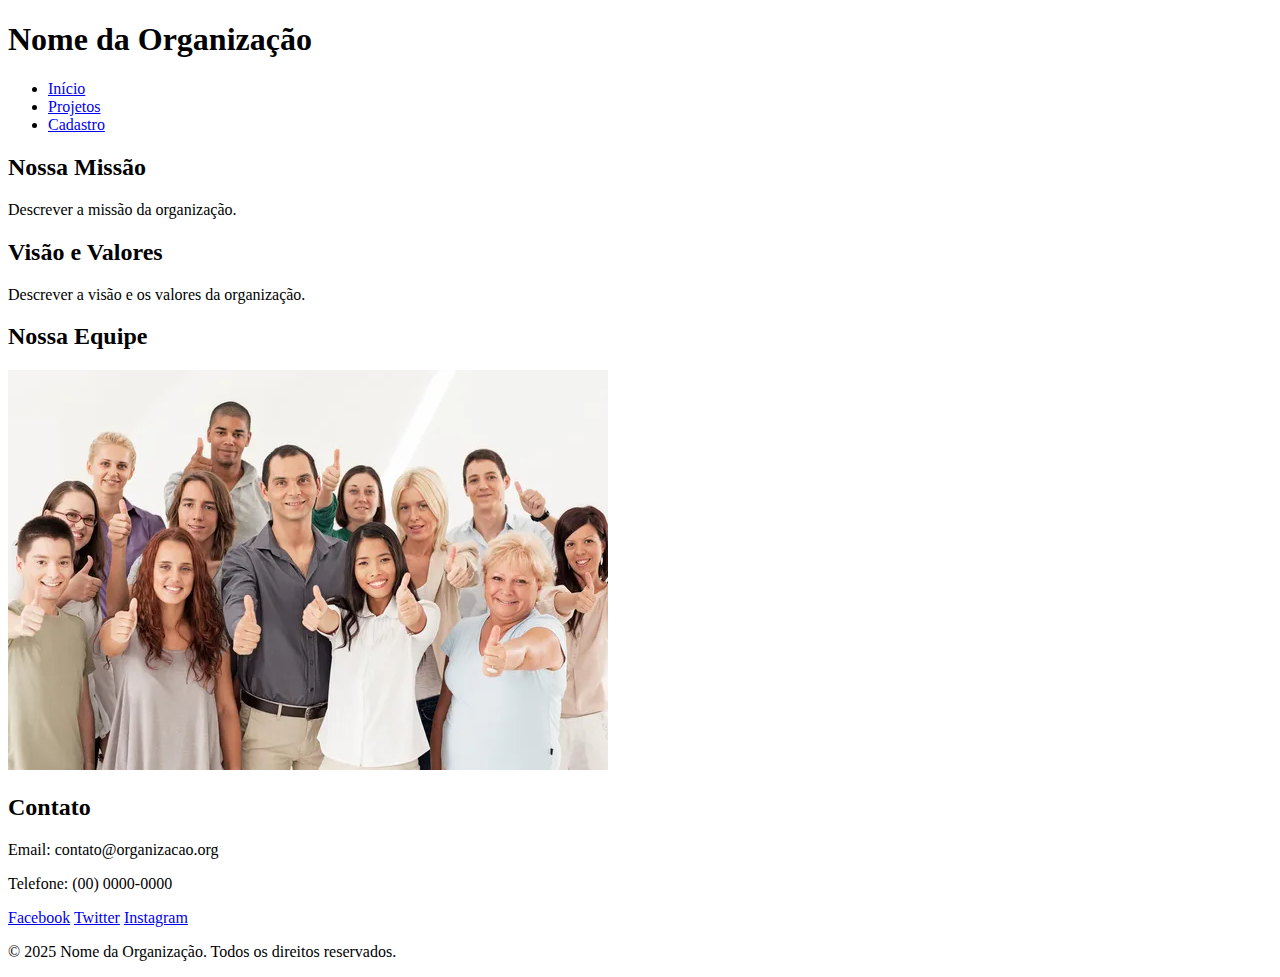
<file: exp1/Pagina/index.html>
<!DOCTYPE html>
<html lang="pt-BR">
<head>
    <meta charset="UTF-8">
    <meta name="viewport" content="width=device-width, initial-scale=1.0">
    <title>Organização Sem Fins Lucrativos</title>
    
</head>
<body>
    <header>
        <div class="logo">
            <h1>Nome da Organização</h1>
        </div>
        <nav>
            <ul>
                <li><a href="index.html">Início</a></li>
                <li><a href="projetos.html">Projetos</a></li>
                <li><a href="cadastro.html">Cadastro</a></li>
            </ul>
        </nav>
    </header>

    <main>
        <section id="missao">
            <h2>Nossa Missão</h2>
            <p>Descrever a missão da organização.</p>
        </section>

        <section id="visao-valores">
            <h2>Visão e Valores</h2>
            <p>Descrever a visão e os valores da organização.</p>
        </section>

        <section id="equipe">
            <h2>Nossa Equipe</h2>
            <img src="images/grupo.jpg" alt="Imagem da equipe">
        </section>

        <section id="contato">
            <h2>Contato</h2>
            <p>Email: contato@organizacao.org</p>
            <p>Telefone: (00) 0000-0000</p> 
            <div class="social-media">
                <a href="#">Facebook</a>
                <a href="#">Twitter</a>
                <a href="#">Instagram</a>
            </div>
        </section>
    </main>

    <footer>
        <p>&copy; 2025 Nome da Organização. Todos os direitos reservados.</p>
    </footer>
</body>
</html>
</file>
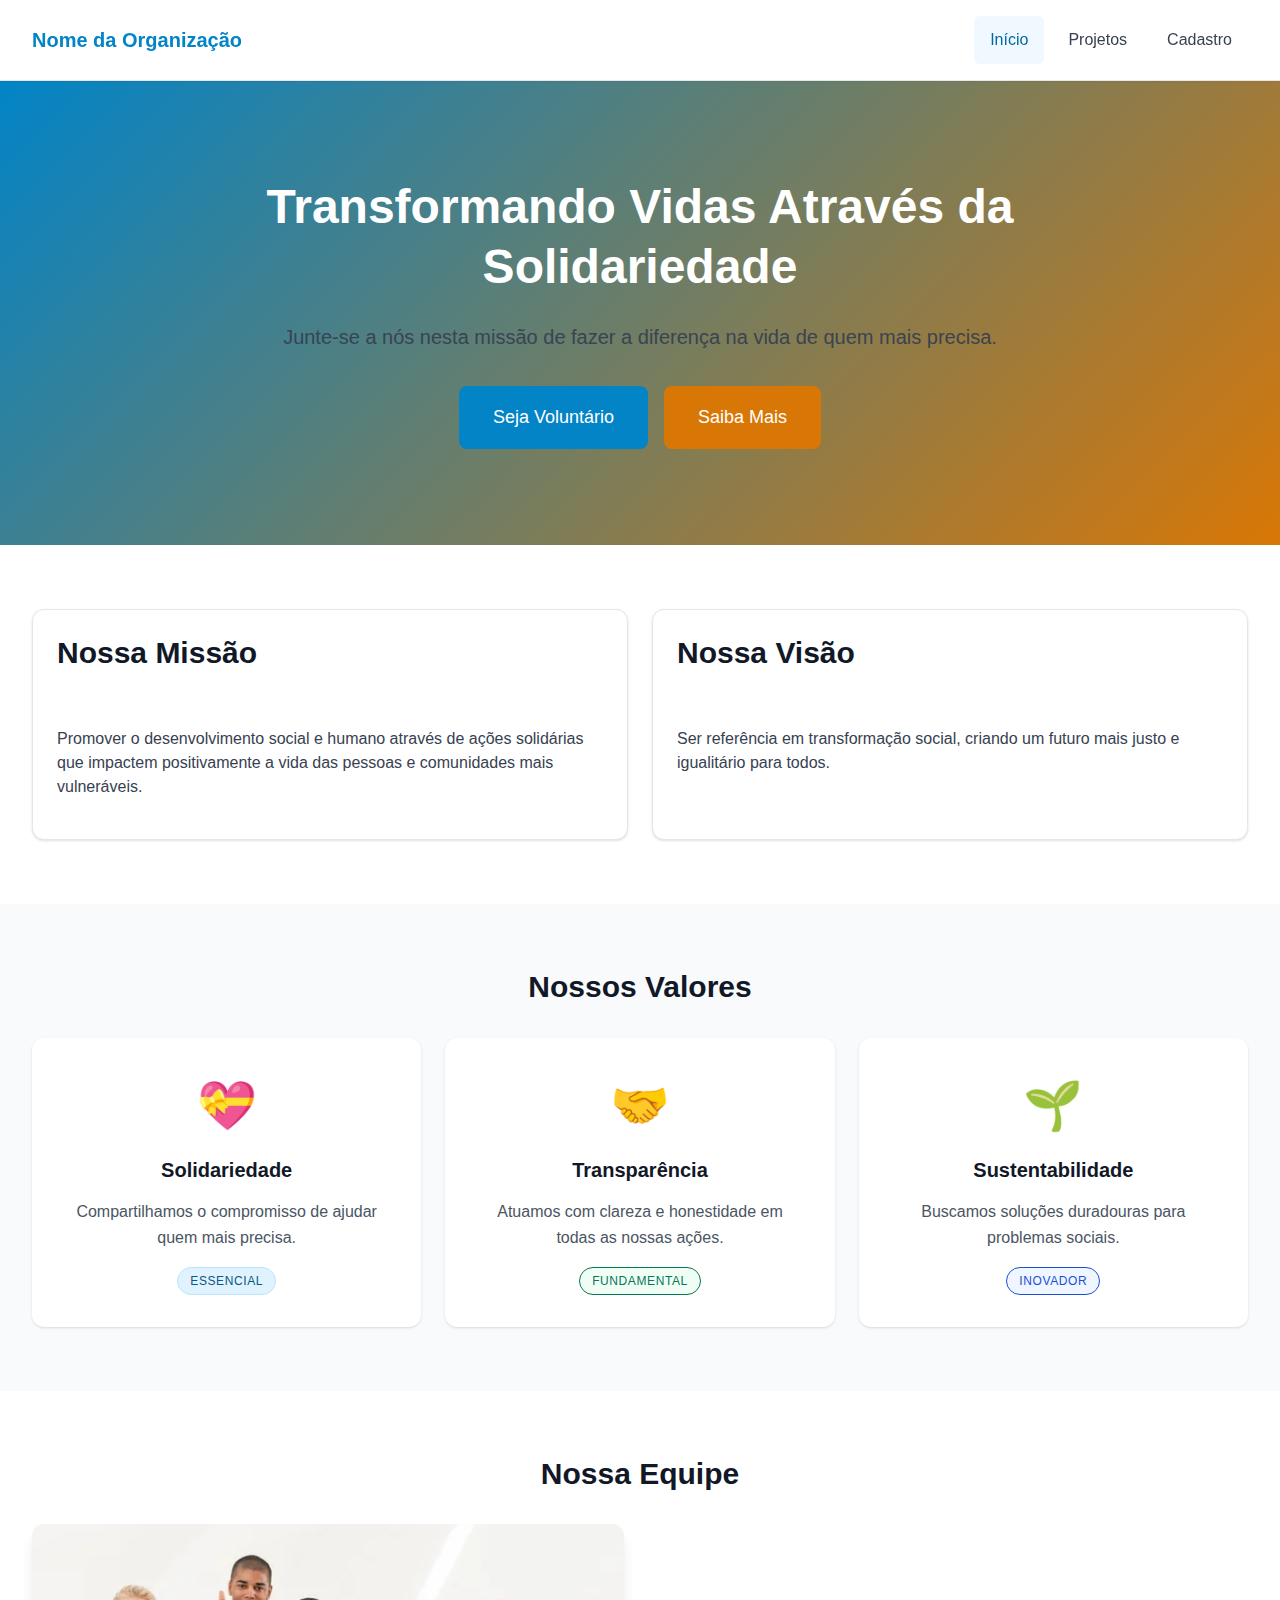
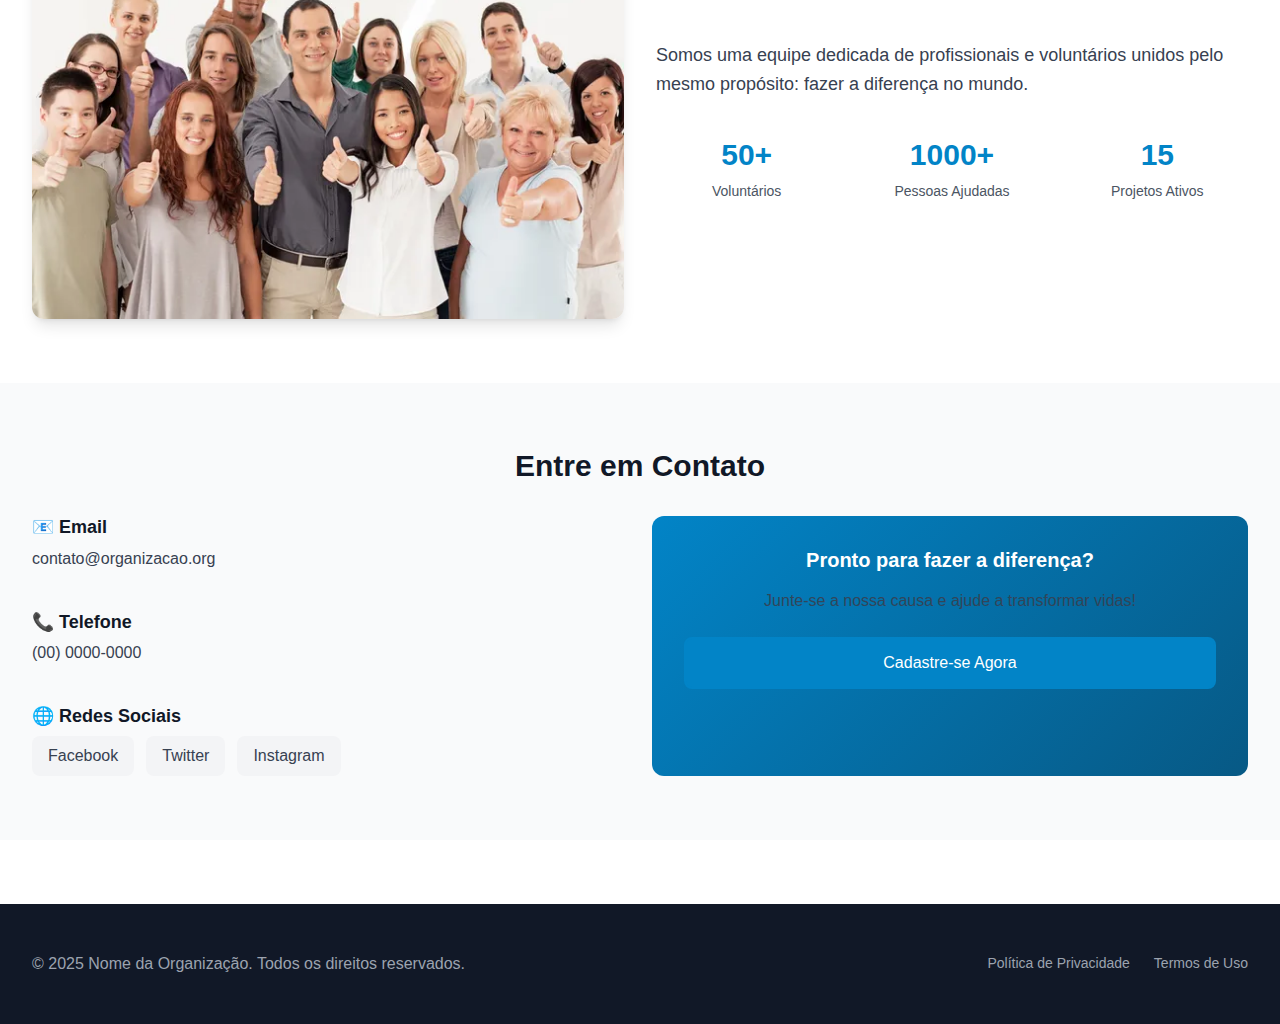
<file: exp2/pagina/index.html>
<!DOCTYPE html>
<html lang="pt-BR">
<head>
    <meta charset="UTF-8">
    <meta name="viewport" content="width=device-width, initial-scale=1.0">
    <title>Organização Sem Fins Lucrativos</title>
    <link rel="stylesheet" href="css/style.css">
</head>
<body>
    <header class="header">
        <div class="container">
            <div class="header__brand">
                <h1 class="logo">Nome da Organização</h1>
            </div>
            <nav class="nav">
                <input type="checkbox" id="nav-toggle" class="nav__checkbox">
                <label for="nav-toggle" class="nav__toggle" aria-label="Toggle navigation">
                    <span class="hamburger"></span>
                    <span class="hamburger"></span>
                    <span class="hamburger"></span>
                </label>
                <ul class="nav__menu">
                    <li class="nav__item">
                        <a href="index.html" class="nav__link nav__link--active">Início</a>
                    </li>
                    <li class="nav__item nav__item--dropdown">
                        <a href="projetos.html" class="nav__link">Projetos</a>
                        <ul class="nav__submenu">
                            <li><a href="projetos.html#volunteer" class="nav__sublink">Voluntariado</a></li>
                            <li><a href="projetos.html#donate" class="nav__sublink">Doações</a></li>
                        </ul>
                    </li>
                    <li class="nav__item">
                        <a href="cadastro.html" class="nav__link">Cadastro</a>
                    </li>
                </ul>
            </nav>
        </div>
    </header>

    <main class="main">
        <section class="hero">
            <div class="container">
                <div class="hero__content">
                    <h2 class="hero__title">Transformando Vidas Através da Solidariedade</h2>
                    <p class="hero__description">Junte-se a nós nesta missão de fazer a diferença na vida de quem mais precisa.</p>
                    <div class="hero__actions">
                        <a href="cadastro.html" class="btn btn--primary btn--large">Seja Voluntário</a>
                        <a href="#contato" class="btn btn--secondary btn--large">Saiba Mais</a>
                    </div>
                </div>
            </div>
        </section>

        <section id="missao" class="section">
            <div class="container">
                <div class="grid grid--2-cols">
                    <div class="card">
                        <div class="card__header">
                            <h2 class="section__title">Nossa Missão</h2>
                        </div>
                        <div class="card__body">
                            <p>Promover o desenvolvimento social e humano através de ações solidárias que impactem positivamente a vida das pessoas e comunidades mais vulneráveis.</p>
                        </div>
                    </div>
                    <div class="card">
                        <div class="card__header">
                            <h2 class="section__title">Nossa Visão</h2>
                        </div>
                        <div class="card__body">
                            <p>Ser referência em transformação social, criando um futuro mais justo e igualitário para todos.</p>
                        </div>
                    </div>
                </div>
            </div>
        </section>

        <section id="visao-valores" class="section section--alt">
            <div class="container">
                <h2 class="section__title section__title--center">Nossos Valores</h2>
                <div class="grid grid--3-cols">
                    <div class="value-card">
                        <div class="value-card__icon">💝</div>
                        <h3 class="value-card__title">Solidariedade</h3>
                        <p class="value-card__description">Compartilhamos o compromisso de ajudar quem mais precisa.</p>
                        <span class="badge badge--primary">Essencial</span>
                    </div>
                    <div class="value-card">
                        <div class="value-card__icon">🤝</div>
                        <h3 class="value-card__title">Transparência</h3>
                        <p class="value-card__description">Atuamos com clareza e honestidade em todas as nossas ações.</p>
                        <span class="badge badge--success">Fundamental</span>
                    </div>
                    <div class="value-card">
                        <div class="value-card__icon">🌱</div>
                        <h3 class="value-card__title">Sustentabilidade</h3>
                        <p class="value-card__description">Buscamos soluções duradouras para problemas sociais.</p>
                        <span class="badge badge--info">Inovador</span>
                    </div>
                </div>
            </div>
        </section>

        <section id="equipe" class="section">
            <div class="container">
                <h2 class="section__title section__title--center">Nossa Equipe</h2>
                <div class="team-showcase">
                    <img src="images/grupo.jpg" alt="Imagem da equipe" class="team-showcase__image">
                    <div class="team-showcase__content">
                        <p class="text-large">Somos uma equipe dedicada de profissionais e voluntários unidos pelo mesmo propósito: fazer a diferença no mundo.</p>
                        <div class="stats">
                            <div class="stat">
                                <span class="stat__number">50+</span>
                                <span class="stat__label">Voluntários</span>
                            </div>
                            <div class="stat">
                                <span class="stat__number">1000+</span>
                                <span class="stat__label">Pessoas Ajudadas</span>
                            </div>
                            <div class="stat">
                                <span class="stat__number">15</span>
                                <span class="stat__label">Projetos Ativos</span>
                            </div>
                        </div>
                    </div>
                </div>
            </div>
        </section>

        <section id="contato" class="section section--alt">
            <div class="container">
                <h2 class="section__title section__title--center">Entre em Contato</h2>
                <div class="grid grid--2-cols">
                    <div class="contact-info">
                        <div class="contact-item">
                            <h3 class="contact-item__title">📧 Email</h3>
                            <p class="contact-item__text">contato@organizacao.org</p>
                        </div>
                        <div class="contact-item">
                            <h3 class="contact-item__title">📞 Telefone</h3>
                            <p class="contact-item__text">(00) 0000-0000</p>
                        </div>
                        <div class="contact-item">
                            <h3 class="contact-item__title">🌐 Redes Sociais</h3>
                            <div class="social-media">
                                <a href="#" class="social-link social-link--facebook">Facebook</a>
                                <a href="#" class="social-link social-link--twitter">Twitter</a>
                                <a href="#" class="social-link social-link--instagram">Instagram</a>
                            </div>
                        </div>
                    </div>
                    <div class="cta-card">
                        <h3 class="cta-card__title">Pronto para fazer a diferença?</h3>
                        <p class="cta-card__text">Junte-se a nossa causa e ajude a transformar vidas!</p>
                        <a href="cadastro.html" class="btn btn--primary btn--full-width">Cadastre-se Agora</a>
                    </div>
                </div>
            </div>
        </section>
    </main>

    <footer class="footer">
        <div class="container">
            <div class="footer__content">
                <p class="footer__text">&copy; 2025 Nome da Organização. Todos os direitos reservados.</p>
                <div class="footer__links">
                    <a href="#" class="footer__link">Política de Privacidade</a>
                    <a href="#" class="footer__link">Termos de Uso</a>
                </div>
            </div>
        </div>
    </footer>

</script>
</body>
</html>
</file>
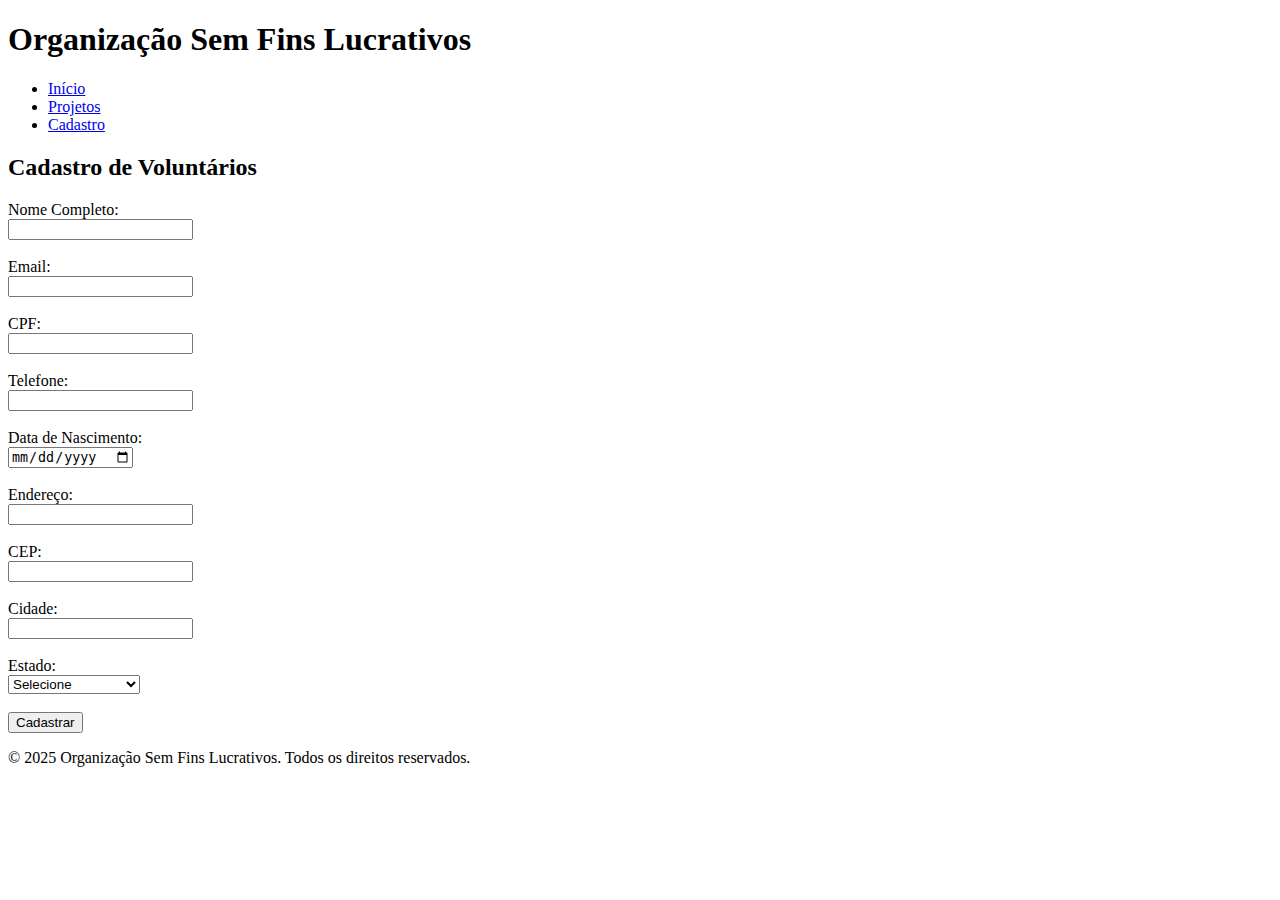
<file: exp1/Pagina/cadastro.html>
<!DOCTYPE html>
<html lang="pt-BR">
<head>
    <meta charset="UTF-8">
    <meta name="viewport" content="width=device-width, initial-scale=1.0">
    <title>Cadastro - Organização Sem Fins Lucrativos</title>
    
</head>
<body>
    <header>
        <h1>Organização Sem Fins Lucrativos</h1>
        <nav>
            <ul>
                <li><a href="index.html">Início</a></li>
                <li><a href="projetos.html">Projetos</a></li>
                <li><a href="cadastro.html">Cadastro</a></li>
            </ul>
        </nav>
    </header>

    <main>
        <section>
            <h2>Cadastro de Voluntários</h2>
            <form action="#" method="post">
                <label for="full-name">Nome Completo:</label><br>
                <input type="text" id="full-name" name="full-name" required><br><br>

                <label for="email">Email:</label><br>
                <input type="email" id="email" name="email" required><br><br>

                <label for="cpf">CPF:</label><br>
                <input type="text" id="cpf" name="cpf" required><br><br>

                <label for="phone">Telefone:</label><br>
                <input type="text" id="phone" name="phone" required><br><br>

                <label for="dob">Data de Nascimento:</label><br>
                <input type="date" id="dob" name="dob" required><br><br>

                <label for="address">Endereço:</label><br>
                <input type="text" id="address" name="address" required><br><br>

                <label for="cep">CEP:</label><br>
                <input type="text" id="cep" name="cep" required><br><br>

                <label for="city">Cidade:</label><br>
                <input type="text" id="city" name="city" required><br><br>

                <label for="state">Estado:</label><br>
                <select id="state" name="state" required>
                    <option value="">Selecione</option>
                    <option value="SP">São Paulo</option>
                    <option value="RJ">Rio de Janeiro</option>
                    <option value="MG">Minas Gerais</option>
                    <option value="RS">Rio Grande do Sul</option>
                </select><br><br>

                <button type="submit">Cadastrar</button>
            </form>
        </section>
    </main>

    <footer>
        <p>&copy; 2025 Organização Sem Fins Lucrativos. Todos os direitos reservados.</p>
    </footer>

    <script src="js/main.js" defer></script>
</body>
</html>
</file>
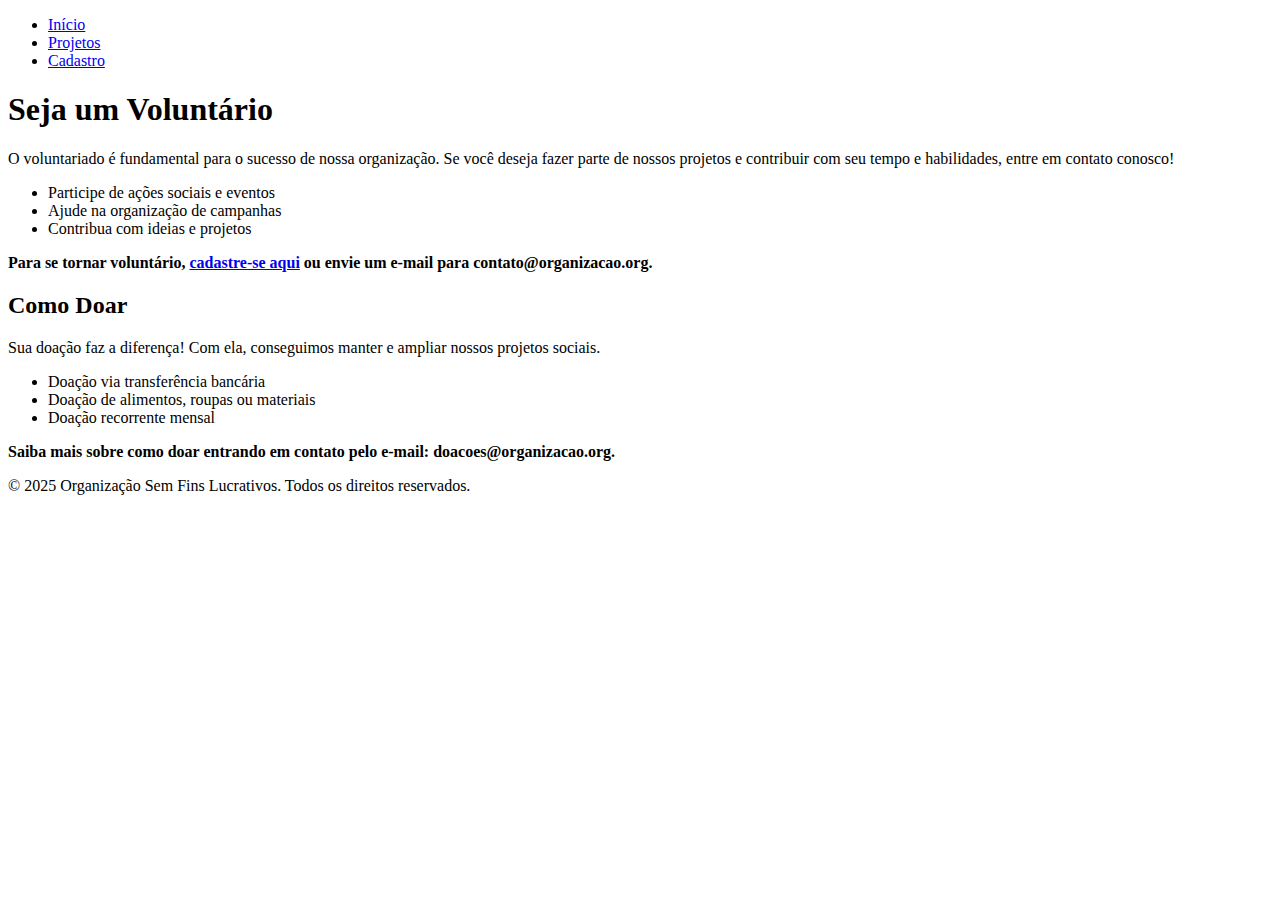
<file: exp1/Pagina/projetos.html>
<!DOCTYPE html>
<html lang="pt-BR">
<head>
    <meta charset="UTF-8">
    <meta name="viewport" content="width=device-width, initial-scale=1.0">
    <title>Projetos - Organização Sem Fins Lucrativos</title>
    
</head>
<body>
    <header>
        <nav>
            <ul>
                <li><a href="index.html">Início</a></li>
                <li><a href="projetos.html">Projetos</a></li>
                <li><a href="cadastro.html">Cadastro</a></li>
            </ul>
        </nav>
    </header>

    <main>
        <section id="volunteer">
            <h1>Seja um Voluntário</h1>
            <p>O voluntariado é fundamental para o sucesso de nossa organização. Se você deseja fazer parte de nossos projetos e contribuir com seu tempo e habilidades, entre em contato conosco!</p>
            <ul>
                <li>Participe de ações sociais e eventos</li>
                <li>Ajude na organização de campanhas</li>
                <li>Contribua com ideias e projetos</li>
            </ul>
            <p><strong>Para se tornar voluntário, <a href="cadastro.html">cadastre-se aqui</a> ou envie um e-mail para contato@organizacao.org.</strong></p>
        </section>

        <section id="donate">
            <h2>Como Doar</h2>
            <p>Sua doação faz a diferença! Com ela, conseguimos manter e ampliar nossos projetos sociais.</p>
            <ul>
                <li>Doação via transferência bancária</li>
                <li>Doação de alimentos, roupas ou materiais</li>
                <li>Doação recorrente mensal</li>
            </ul>
            <p><strong>Saiba mais sobre como doar entrando em contato pelo e-mail: doacoes@organizacao.org.</strong></p>
        </section>
    </main>

    <footer>
        <p>&copy; 2025 Organização Sem Fins Lucrativos. Todos os direitos reservados.</p>
    </footer>
</body>
</html>
</file>
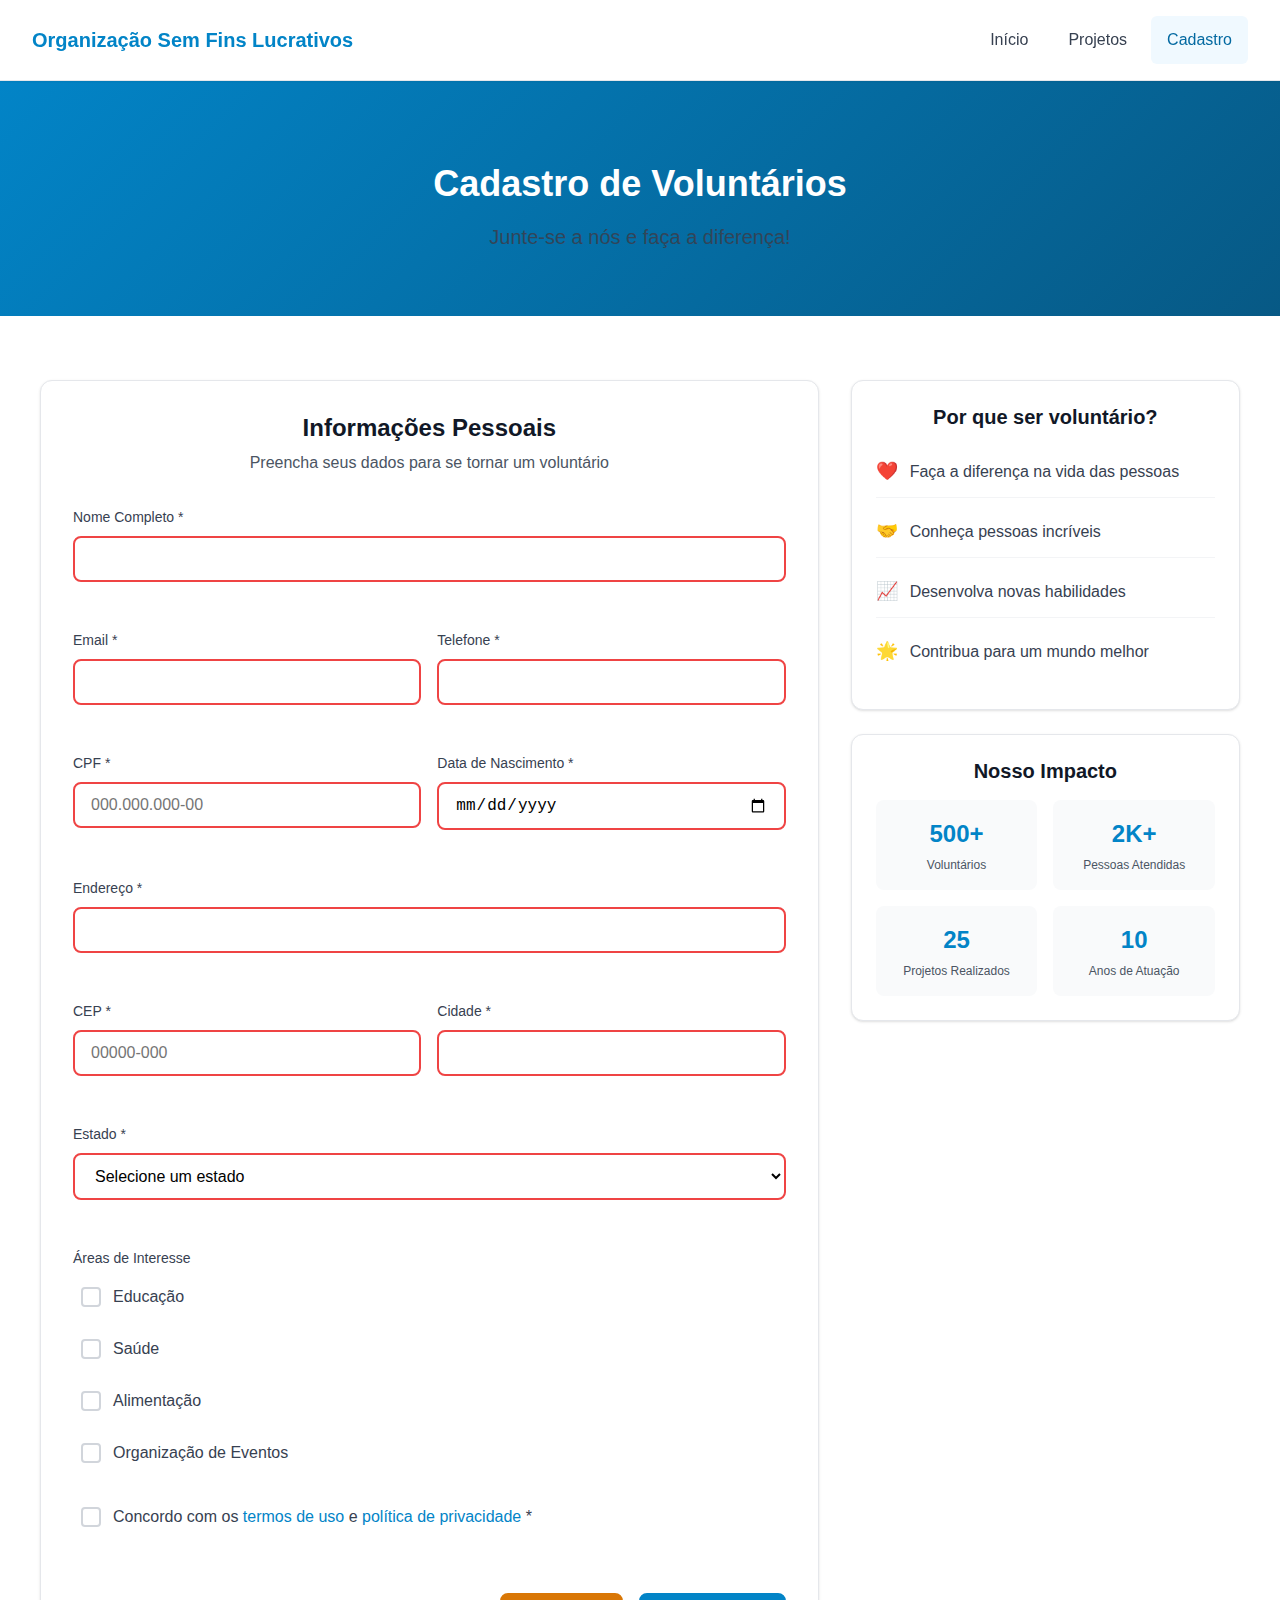
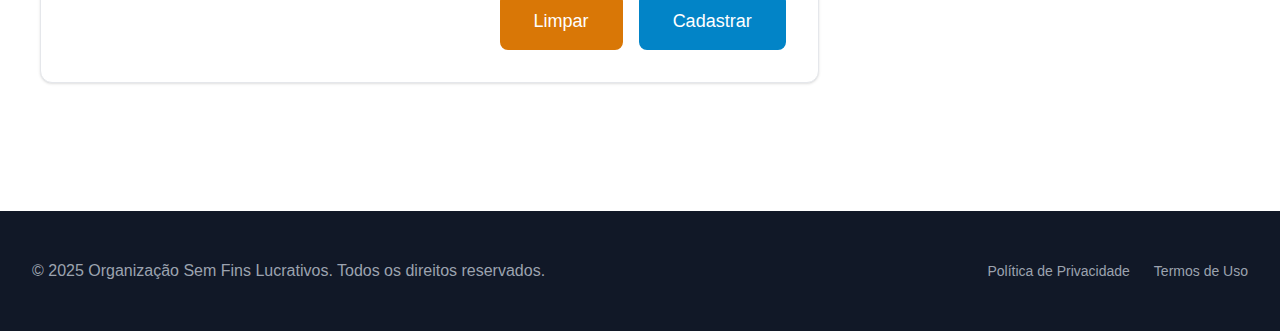
<file: exp2/pagina/cadastro.html>
<!DOCTYPE html>
<html lang="pt-BR">
<head>
    <meta charset="UTF-8">
    <meta name="viewport" content="width=device-width, initial-scale=1.0">
    <title>Cadastro - Organização Sem Fins Lucrativos</title>
    <link rel="stylesheet" href="css/style.css">
</head>
<body>
    <header class="header">
        <div class="container">
            <div class="header__brand">
                <h1 class="logo">Organização Sem Fins Lucrativos</h1>
            </div>
            <nav class="nav">
                <input type="checkbox" id="nav-toggle" class="nav__checkbox">
                <label for="nav-toggle" class="nav__toggle" aria-label="Toggle navigation">
                    <span class="hamburger"></span>
                    <span class="hamburger"></span>
                    <span class="hamburger"></span>
                </label>
                <ul class="nav__menu">
                    <li class="nav__item">
                        <a href="index.html" class="nav__link">Início</a>
                    </li>
                    <li class="nav__item nav__item--dropdown">
                        <a href="projetos.html" class="nav__link">Projetos</a>
                        <ul class="nav__submenu">
                            <li><a href="projetos.html#volunteer" class="nav__sublink">Voluntariado</a></li>
                            <li><a href="projetos.html#donate" class="nav__sublink">Doações</a></li>
                        </ul>
                    </li>
                    <li class="nav__item">
                        <a href="cadastro.html" class="nav__link nav__link--active">Cadastro</a>
                    </li>
                </ul>
            </nav>
        </div>
    </header>

    <main class="main">
        <section class="page-header">
            <div class="container">
                <h1 class="page-header__title">Cadastro de Voluntários</h1>
                <p class="page-header__subtitle">Junte-se a nós e faça a diferença!</p>
            </div>
        </section>

        <section class="section">
            <div class="container">
                <div class="form-container">
                    <div class="form-wrapper">
                        <form action="#" method="post" class="form" id="volunteer-form">
                            <div class="form__header">
                                <h2 class="form__title">Informações Pessoais</h2>
                                <p class="form__description">Preencha seus dados para se tornar um voluntário</p>
                            </div>

                            <div class="form__group">
                                <label for="full-name" class="form__label">Nome Completo *</label>
                                <input type="text" id="full-name" name="full-name" class="form__input" required>
                                <span class="form__error" data-field="full-name"></span>
                            </div>

                            <div class="form__row">
                                <div class="form__group">
                                    <label for="email" class="form__label">Email *</label>
                                    <input type="email" id="email" name="email" class="form__input" required>
                                    <span class="form__error" data-field="email"></span>
                                </div>
                                <div class="form__group">
                                    <label for="phone" class="form__label">Telefone *</label>
                                    <input type="tel" id="phone" name="phone" class="form__input" required>
                                    <span class="form__error" data-field="phone"></span>
                                </div>
                            </div>

                            <div class="form__row">
                                <div class="form__group">
                                    <label for="cpf" class="form__label">CPF *</label>
                                    <input type="text" id="cpf" name="cpf" class="form__input" placeholder="000.000.000-00" required>
                                    <span class="form__error" data-field="cpf"></span>
                                </div>
                                <div class="form__group">
                                    <label for="dob" class="form__label">Data de Nascimento *</label>
                                    <input type="date" id="dob" name="dob" class="form__input" required>
                                    <span class="form__error" data-field="dob"></span>
                                </div>
                            </div>

                            <div class="form__group">
                                <label for="address" class="form__label">Endereço *</label>
                                <input type="text" id="address" name="address" class="form__input" required>
                                <span class="form__error" data-field="address"></span>
                            </div>

                            <div class="form__row">
                                <div class="form__group">
                                <label for="cep" class="form__label">CEP *</label>
                                <input type="text" id="cep" name="cep" class="form__input" placeholder="00000-000" pattern="\d{5}-\d{3}" required>
                                    <span class="form__error" data-field="cep"></span>
                                </div>
                                <div class="form__group">
                                    <label for="city" class="form__label">Cidade *</label>
                                    <input type="text" id="city" name="city" class="form__input" required>
                                    <span class="form__error" data-field="city"></span>
                                </div>
                            </div>

                            <div class="form__group">
                                <label for="state" class="form__label">Estado *</label>
                                <select id="state" name="state" class="form__select" required>
                                    <option value="">Selecione um estado</option>
                                    <option value="AC">Acre</option>
                                    <option value="AL">Alagoas</option>
                                    <option value="AP">Amapá</option>
                                    <option value="AM">Amazonas</option>
                                    <option value="BA">Bahia</option>
                                    <option value="CE">Ceará</option>
                                    <option value="DF">Distrito Federal</option>
                                    <option value="ES">Espírito Santo</option>
                                    <option value="GO">Goiás</option>
                                    <option value="MA">Maranhão</option>
                                    <option value="MT">Mato Grosso</option>
                                    <option value="MS">Mato Grosso do Sul</option>
                                    <option value="MG">Minas Gerais</option>
                                    <option value="PA">Pará</option>
                                    <option value="PB">Paraíba</option>
                                    <option value="PR">Paraná</option>
                                    <option value="PE">Pernambuco</option>
                                    <option value="PI">Piauí</option>
                                    <option value="RJ">Rio de Janeiro</option>
                                    <option value="RN">Rio Grande do Norte</option>
                                    <option value="RS">Rio Grande do Sul</option>
                                    <option value="RO">Rondônia</option>
                                    <option value="RR">Roraima</option>
                                    <option value="SC">Santa Catarina</option>
                                    <option value="SP">São Paulo</option>
                                    <option value="SE">Sergipe</option>
                                    <option value="TO">Tocantins</option>
                                </select>
                                <span class="form__error" data-field="state"></span>
                            </div>

                            <div class="form__group">
                                <label for="interests" class="form__label">Áreas de Interesse</label>
                                <div class="checkbox-group">
                                    <label class="checkbox-item">
                                        <input type="checkbox" name="interests[]" value="educacao" class="checkbox-item__input">
                                        <span class="checkbox-item__checkmark"></span>
                                        <span class="checkbox-item__label">Educação</span>
                                    </label>
                                    <label class="checkbox-item">
                                        <input type="checkbox" name="interests[]" value="saude" class="checkbox-item__input">
                                        <span class="checkbox-item__checkmark"></span>
                                        <span class="checkbox-item__label">Saúde</span>
                                    </label>
                                    <label class="checkbox-item">
                                        <input type="checkbox" name="interests[]" value="alimentacao" class="checkbox-item__input">
                                        <span class="checkbox-item__checkmark"></span>
                                        <span class="checkbox-item__label">Alimentação</span>
                                    </label>
                                    <label class="checkbox-item">
                                        <input type="checkbox" name="interests[]" value="eventos" class="checkbox-item__input">
                                        <span class="checkbox-item__checkmark"></span>
                                        <span class="checkbox-item__label">Organização de Eventos</span>
                                    </label>
                                </div>
                            </div>

                            <div class="form__group">
                                <label class="checkbox-item checkbox-item--required">
                                    <input type="checkbox" name="terms" id="terms" class="checkbox-item__input" required>
                                    <span class="checkbox-item__checkmark"></span>
                                    <span class="checkbox-item__label">
                                        Concordo com os <a href="#" class="form__link">termos de uso</a> e <a href="#" class="form__link">política de privacidade</a> *
                                    </span>
                                </label>
                                <span class="form__error" data-field="terms"></span>
                            </div>

                            <div class="form__actions">
                                <button type="reset" class="btn btn--secondary btn--large">Limpar</button>
                                <button type="submit" class="btn btn--primary btn--large">Cadastrar</button>
                            </div>
                        </form>
                    </div>

                    <div class="form-sidebar">
                        <div class="info-card">
                            <h3 class="info-card__title">Por que ser voluntário?</h3>
                            <ul class="info-card__list">
                                <li class="info-card__item">
                                    <span class="info-card__icon">❤️</span>
                                    <span class="info-card__text">Faça a diferença na vida das pessoas</span>
                                </li>
                                <li class="info-card__item">
                                    <span class="info-card__icon">🤝</span>
                                    <span class="info-card__text">Conheça pessoas incríveis</span>
                                </li>
                                <li class="info-card__item">
                                    <span class="info-card__icon">📈</span>
                                    <span class="info-card__text">Desenvolva novas habilidades</span>
                                </li>
                                <li class="info-card__item">
                                    <span class="info-card__icon">🌟</span>
                                    <span class="info-card__text">Contribua para um mundo melhor</span>
                                </li>
                            </ul>
                        </div>

                        <div class="stats-card">
                            <h3 class="stats-card__title">Nosso Impacto</h3>
                            <div class="stats-card__grid">
                                <div class="stat-item">
                                    <span class="stat-item__number">500+</span>
                                    <span class="stat-item__label">Voluntários</span>
                                </div>
                                <div class="stat-item">
                                    <span class="stat-item__number">2K+</span>
                                    <span class="stat-item__label">Pessoas Atendidas</span>
                                </div>
                                <div class="stat-item">
                                    <span class="stat-item__number">25</span>
                                    <span class="stat-item__label">Projetos Realizados</span>
                                </div>
                                <div class="stat-item">
                                    <span class="stat-item__number">10</span>
                                    <span class="stat-item__label">Anos de Atuação</span>
                                </div>
                            </div>
                        </div>
                    </div>
                </div>
            </div>
        </section>
    </main>

    <footer class="footer">
        <div class="container">
            <div class="footer__content">
                <p class="footer__text">&copy; 2025 Organização Sem Fins Lucrativos. Todos os direitos reservados.</p>
                <div class="footer__links">
                    <a href="#" class="footer__link">Política de Privacidade</a>
                    <a href="#" class="footer__link">Termos de Uso</a>
                </div>
            </div>
        </div>
    </footer>

</script>
</body>
</html>
</file>
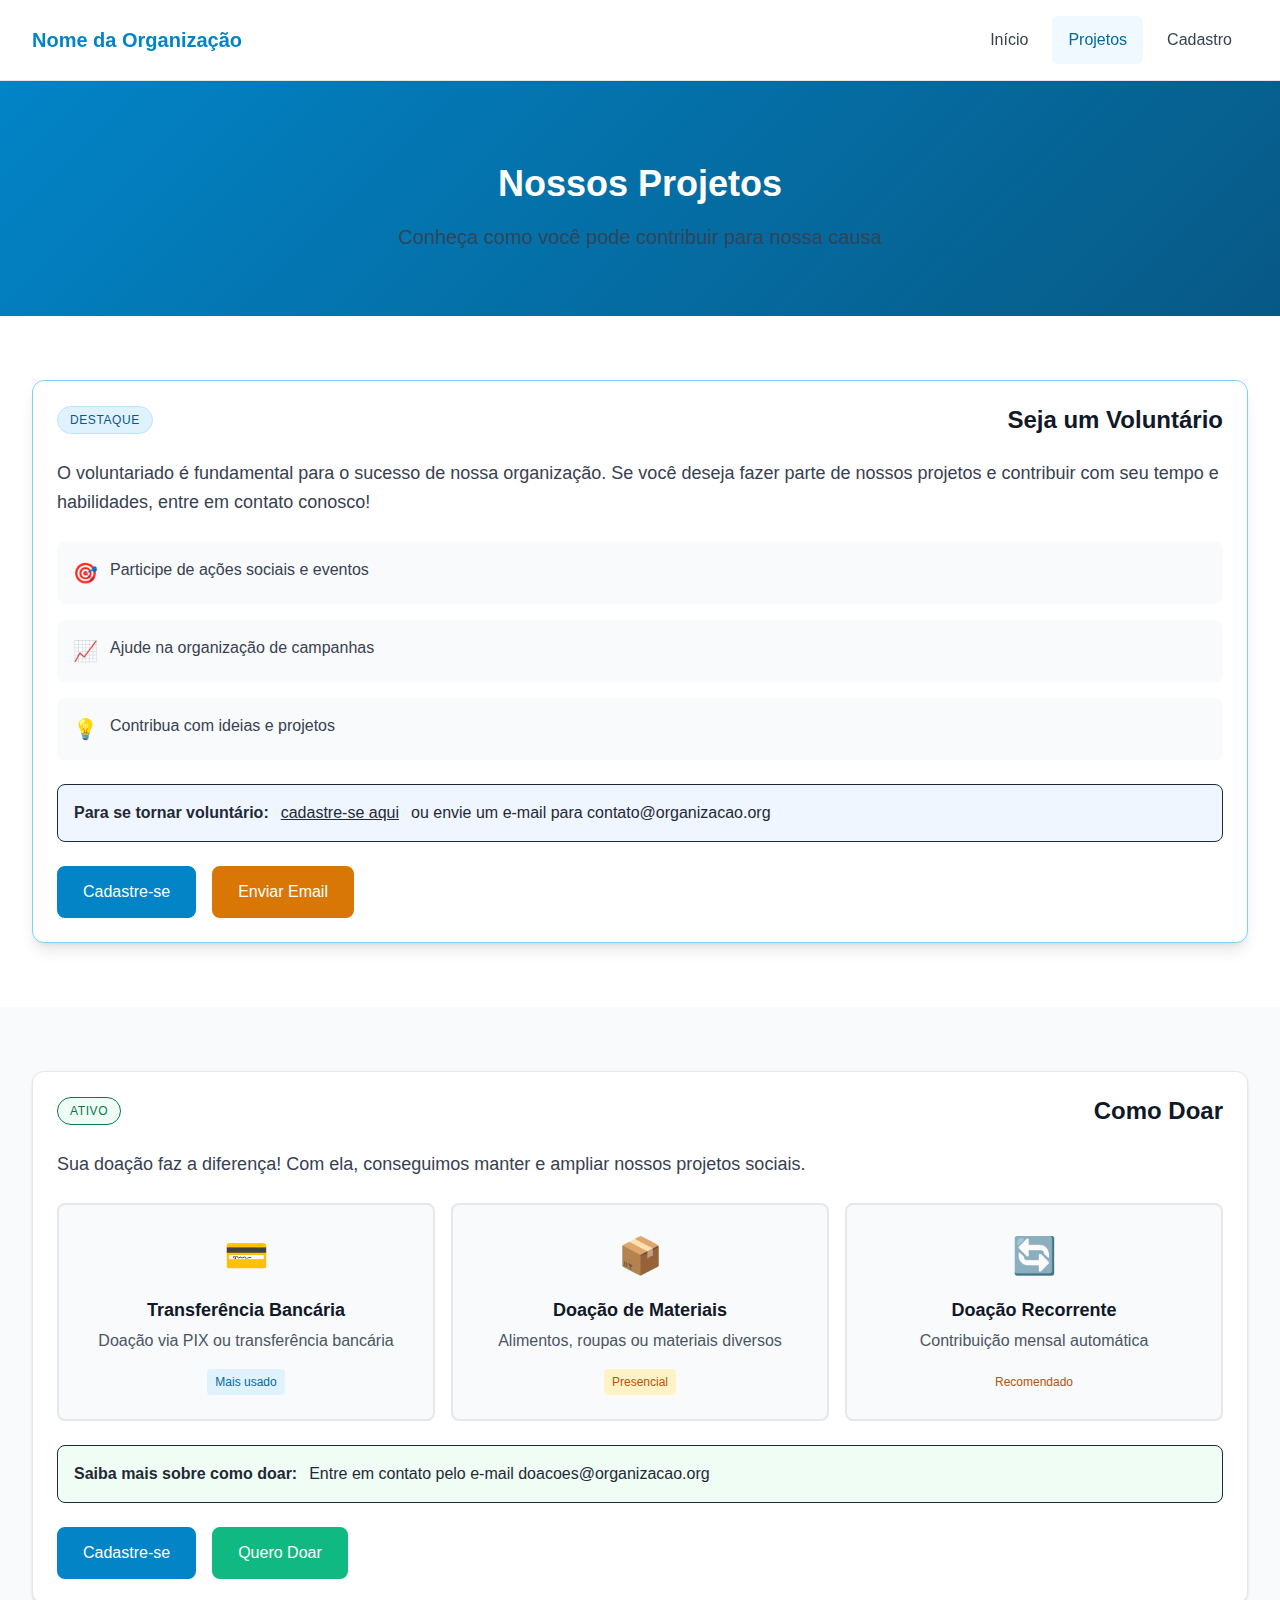
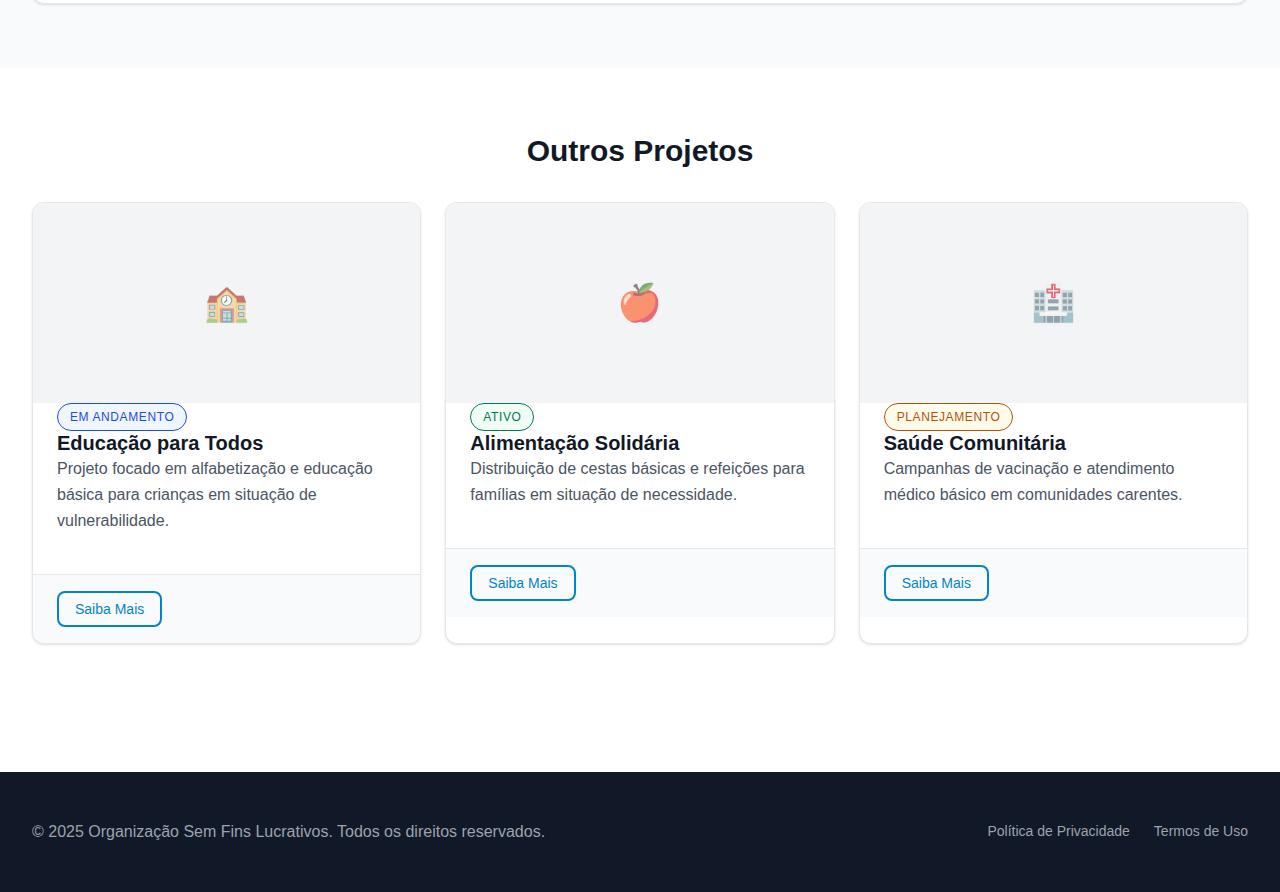
<file: exp2/pagina/projetos.html>
<!DOCTYPE html>
<html lang="pt-BR">
<head>
    <meta charset="UTF-8">
    <meta name="viewport" content="width=device-width, initial-scale=1.0">
    <title>Projetos - Organização Sem Fins Lucrativos</title>
    <link rel="stylesheet" href="css/style.css">
</head>
<body>
    <header class="header">
        <div class="container">
            <div class="header__brand">
                <h1 class="logo">Nome da Organização</h1>
            </div>
            <nav class="nav">
                <input type="checkbox" id="nav-toggle" class="nav__checkbox">
                <label for="nav-toggle" class="nav__toggle" aria-label="Toggle navigation">
                    <span class="hamburger"></span>
                    <span class="hamburger"></span>
                    <span class="hamburger"></span>
                </label>
                <ul class="nav__menu">
                    <li class="nav__item">
                        <a href="index.html" class="nav__link">Início</a>
                    </li>
                    <li class="nav__item nav__item--dropdown">
                        <a href="projetos.html" class="nav__link nav__link--active">Projetos</a>
                        <ul class="nav__submenu">
                            <li><a href="#volunteer" class="nav__sublink">Voluntariado</a></li>
                            <li><a href="#donate" class="nav__sublink">Doações</a></li>
                        </ul>
                    </li>
                    <li class="nav__item">
                        <a href="cadastro.html" class="nav__link">Cadastro</a>
                    </li>
                </ul>
            </nav>
        </div>
    </header>

    <main class="main">
        <section class="page-header">
            <div class="container">
                <h1 class="page-header__title">Nossos Projetos</h1>
                <p class="page-header__subtitle">Conheça como você pode contribuir para nossa causa</p>
            </div>
        </section>

        <section id="volunteer" class="section">
            <div class="container">
                <div class="project-card project-card--featured">
                    <div class="project-card__header">
                        <span class="badge badge--primary">Destaque</span>
                        <h2 class="project-card__title">Seja um Voluntário</h2>
                    </div>
                    <div class="project-card__content">
                        <p class="project-card__description">
                            O voluntariado é fundamental para o sucesso de nossa organização. Se você deseja fazer parte de nossos projetos e contribuir com seu tempo e habilidades, entre em contato conosco!
                        </p>
                        <div class="feature-list">
                            <div class="feature-item">
                                <span class="feature-item__icon">🎯</span>
                                <span class="feature-item__text">Participe de ações sociais e eventos</span>
                            </div>
                            <div class="feature-item">
                                <span class="feature-item__icon">📈</span>
                                <span class="feature-item__text">Ajude na organização de campanhas</span>
                            </div>
                            <div class="feature-item">
                                <span class="feature-item__icon">💡</span>
                                <span class="feature-item__text">Contribua com ideias e projetos</span>
                            </div>
                        </div>
                        <div class="alert alert--info">
                            <strong>Para se tornar voluntário:</strong> 
                            <a href="cadastro.html" class="alert__link">cadastre-se aqui</a> ou envie um e-mail para contato@organizacao.org
                        </div>
                        <div class="project-card__actions">
                            <a href="cadastro.html" class="btn btn--primary">Cadastre-se</a>
                            <a href="mailto:contato@organizacao.org" class="btn btn--secondary">Enviar Email</a>
                        </div>
                    </div>
                </div>
            </div>
        </section>

        <section id="donate" class="section section--alt">
            <div class="container">
                <div class="project-card">
                    <div class="project-card__header">
                        <span class="badge badge--success">Ativo</span>
                        <h2 class="project-card__title">Como Doar</h2>
                    </div>
                    <div class="project-card__content">
                        <p class="project-card__description">
                            Sua doação faz a diferença! Com ela, conseguimos manter e ampliar nossos projetos sociais.
                        </p>
                        <div class="donation-types">
                            <div class="donation-card">
                                <div class="donation-card__icon">💳</div>
                                <h3 class="donation-card__title">Transferência Bancária</h3>
                                <p class="donation-card__description">Doação via PIX ou transferência bancária</p>
                                <span class="tag tag--primary">Mais usado</span>
                            </div>
                            <div class="donation-card">
                                <div class="donation-card__icon">📦</div>
                                <h3 class="donation-card__title">Doação de Materiais</h3>
                                <p class="donation-card__description">Alimentos, roupas ou materiais diversos</p>
                                <span class="tag tag--secondary">Presencial</span>
                            </div>
                            <div class="donation-card">
                                <div class="donation-card__icon">🔄</div>
                                <h3 class="donation-card__title">Doação Recorrente</h3>
                                <p class="donation-card__description">Contribuição mensal automática</p>
                                <span class="tag tag--warning">Recomendado</span>
                            </div>
                        </div>
                        <div class="alert alert--success">
                            <strong>Saiba mais sobre como doar:</strong> Entre em contato pelo e-mail doacoes@organizacao.org
                        </div>
                        <div class="project-card__actions">
                            <a href="cadastro.html" class="btn btn--primary">Cadastre-se</a>
                            <a href="mailto:doacoes@organizacao.org" class="btn btn--success">Quero Doar</a>
                        </div>
                    </div>
                </div>
            </div>
        </section>

        <section class="section">
            <div class="container">
                <h2 class="section__title section__title--center">Outros Projetos</h2>
                <div class="grid grid--3-cols">
                    <div class="card card--hover">
                        <div class="card__image">
                            <div class="placeholder-image">🏫</div>
                        </div>
                        <div class="card__content">
                            <span class="badge badge--info">Em andamento</span>
                            <h3 class="card__title">Educação para Todos</h3>
                            <p class="card__description">Projeto focado em alfabetização e educação básica para crianças em situação de vulnerabilidade.</p>
                        </div>
                        <div class="card__footer">
                            <button class="btn btn--small btn--outline">Saiba Mais</button>
                        </div>
                    </div>
                    <div class="card card--hover">
                        <div class="card__image">
                            <div class="placeholder-image">🍎</div>
                        </div>
                        <div class="card__content">
                            <span class="badge badge--success">Ativo</span>
                            <h3 class="card__title">Alimentação Solidária</h3>
                            <p class="card__description">Distribuição de cestas básicas e refeições para famílias em situação de necessidade.</p>
                        </div>
                        <div class="card__footer">
                            <button class="btn btn--small btn--outline">Saiba Mais</button>
                        </div>
                    </div>
                    <div class="card card--hover">
                        <div class="card__image">
                            <div class="placeholder-image">🏥</div>
                        </div>
                        <div class="card__content">
                            <span class="badge badge--warning">Planejamento</span>
                            <h3 class="card__title">Saúde Comunitária</h3>
                            <p class="card__description">Campanhas de vacinação e atendimento médico básico em comunidades carentes.</p>
                        </div>
                        <div class="card__footer">
                            <button class="btn btn--small btn--outline">Saiba Mais</button>
                        </div>
                    </div>
                </div>
            </div>
        </section>
    </main>

    <footer class="footer">
        <div class="container">
            <div class="footer__content">
                <p class="footer__text">&copy; 2025 Organização Sem Fins Lucrativos. Todos os direitos reservados.</p>
                <div class="footer__links">
                    <a href="#" class="footer__link">Política de Privacidade</a>
                    <a href="#" class="footer__link">Termos de Uso</a>
                </div>
            </div>
        </div>
    </footer>

</script>
</body>
</html>
</file>
<file: exp2/pagina/css/style.css>
/* ===================================
   SISTEMA DE DESIGN - CSS CUSTOM PROPERTIES
   =================================== */

:root {
  /* === PALETA DE CORES === */
  /* Cores Primárias */
  --color-primary-50: #f0f9ff;
  --color-primary-100: #e0f2fe;
  --color-primary-200: #bae6fd;
  --color-primary-300: #7dd3fc;
  --color-primary-400: #38bdf8;
  --color-primary-500: #0ea5e9;
  --color-primary-600: #0284c7;
  --color-primary-700: #0369a1;
  --color-primary-800: #075985;
  --color-primary-900: #0c4a6e;

  /* Cores Secundárias */
  --color-secondary-50: #fefce8;
  --color-secondary-100: #fef3c7;
  --color-secondary-200: #fde68a;
  --color-secondary-300: #fcd34d;
  --color-secondary-400: #fbbf24;
  --color-secondary-500: #f59e0b;
  --color-secondary-600: #d97706;
  --color-secondary-700: #b45309;
  --color-secondary-800: #92400e;
  --color-secondary-900: #78350f;

  /* Cores de Estado */
  --color-success-50: #f0fdf4;
  --color-success-500: #10b981;
  --color-success-700: #047857;

  --color-warning-50: #fffbeb;
  --color-warning-500: #f59e0b;
  --color-warning-700: #b45309;

  --color-error-50: #fef2f2;
  --color-error-500: #ef4444;
  --color-error-700: #b91c1c;

  --color-info-50: #eff6ff;
  --color-info-500: #3b82f6;
  --color-info-700: #1d4ed8;

  /* Cores Neutras */
  --color-white: #ffffff;
  --color-gray-50: #f9fafb;
  --color-gray-100: #f3f4f6;
  --color-gray-200: #e5e7eb;
  --color-gray-300: #d1d5db;
  --color-gray-400: #9ca3af;
  --color-gray-500: #6b7280;
  --color-gray-600: #4b5563;
  --color-gray-700: #374151;
  --color-gray-800: #1f2937;
  --color-gray-900: #111827;
  --color-black: #000000;

  /* Aliases para uso semântico */
  --color-primary: var(--color-primary-600);
  --color-secondary: var(--color-secondary-600);
  --color-success: var(--color-success-500);
  --color-warning: var(--color-warning-500);
  --color-error: var(--color-error-500);
  --color-info: var(--color-info-500);

  /* === TIPOGRAFIA HIERÁRQUICA === */
  /* Tamanhos de Fonte */
  --font-size-xs: 0.75rem;    /* 12px */
  --font-size-sm: 0.875rem;   /* 14px */
  --font-size-base: 1rem;     /* 16px */
  --font-size-lg: 1.125rem;   /* 18px */
  --font-size-xl: 1.25rem;    /* 20px */
  --font-size-2xl: 1.5rem;    /* 24px */
  --font-size-3xl: 1.875rem;  /* 30px */
  --font-size-4xl: 2.25rem;   /* 36px */
  --font-size-5xl: 3rem;      /* 48px */
  --font-size-6xl: 3.75rem;   /* 60px */

  /* Pesos da Fonte */
  --font-weight-light: 300;
  --font-weight-normal: 400;
  --font-weight-medium: 500;
  --font-weight-semibold: 600;
  --font-weight-bold: 700;
  --font-weight-extrabold: 800;

  /* Altura da Linha */
  --line-height-tight: 1.25;
  --line-height-snug: 1.375;
  --line-height-normal: 1.5;
  --line-height-relaxed: 1.625;
  --line-height-loose: 2;

  /* Famílias de Fonte */
  --font-family-sans: 'Inter', -apple-system, BlinkMacSystemFont, 'Segoe UI', Roboto, 'Helvetica Neue', Arial, sans-serif;
  --font-family-serif: 'Playfair Display', Georgia, Cambria, 'Times New Roman', Times, serif;
  --font-family-mono: 'JetBrains Mono', Menlo, Monaco, Consolas, 'Liberation Mono', 'Courier New', monospace;

  /* === SISTEMA DE ESPAÇAMENTO MODULAR === */
  --spacing-1: 0.25rem;   /* 4px */
  --spacing-2: 0.5rem;    /* 8px */
  --spacing-3: 0.75rem;   /* 12px */
  --spacing-4: 1rem;      /* 16px */
  --spacing-5: 1.25rem;   /* 20px */
  --spacing-6: 1.5rem;    /* 24px */
  --spacing-8: 2rem;      /* 32px */
  --spacing-10: 2.5rem;   /* 40px */
  --spacing-12: 3rem;     /* 48px */
  --spacing-16: 4rem;     /* 64px */
  --spacing-20: 5rem;     /* 80px */
  --spacing-24: 6rem;     /* 96px */
  --spacing-32: 8rem;     /* 128px */

  /* === BREAKPOINTS RESPONSIVOS === */
  --breakpoint-xs: 475px;
  --breakpoint-sm: 640px;
  --breakpoint-md: 768px;
  --breakpoint-lg: 1024px;
  --breakpoint-xl: 1280px;
  --breakpoint-2xl: 1536px;

  /* === SOMBRAS === */
  --shadow-sm: 0 1px 2px 0 rgb(0 0 0 / 0.05);
  --shadow-base: 0 1px 3px 0 rgb(0 0 0 / 0.1), 0 1px 2px -1px rgb(0 0 0 / 0.1);
  --shadow-md: 0 4px 6px -1px rgb(0 0 0 / 0.1), 0 2px 4px -2px rgb(0 0 0 / 0.1);
  --shadow-lg: 0 10px 15px -3px rgb(0 0 0 / 0.1), 0 4px 6px -4px rgb(0 0 0 / 0.1);
  --shadow-xl: 0 20px 25px -5px rgb(0 0 0 / 0.1), 0 8px 10px -6px rgb(0 0 0 / 0.1);
  --shadow-2xl: 0 25px 50px -12px rgb(0 0 0 / 0.25);

  /* === BORDAS === */
  --border-radius-none: 0;
  --border-radius-sm: 0.125rem;   /* 2px */
  --border-radius-base: 0.25rem;  /* 4px */
  --border-radius-md: 0.375rem;   /* 6px */
  --border-radius-lg: 0.5rem;     /* 8px */
  --border-radius-xl: 0.75rem;    /* 12px */
  --border-radius-2xl: 1rem;      /* 16px */
  --border-radius-full: 9999px;

  --border-width-thin: 1px;
  --border-width-base: 2px;
  --border-width-thick: 4px;

  /* === TRANSIÇÕES === */
  --transition-fast: 150ms ease-in-out;
  --transition-base: 250ms ease-in-out;
  --transition-slow: 350ms ease-in-out;

  /* === Z-INDEX === */
  --z-index-dropdown: 1000;
  --z-index-modal: 1050;
  --z-index-toast: 1100;
  --z-index-tooltip: 1200;
}

/* ===================================
   RESET E BASE STYLES
   =================================== */

/* Reset básico */
*,
*::before,
*::after {
  box-sizing: border-box;
  margin: 0;
  padding: 0;
}

html {
  font-size: 100%;
  scroll-behavior: smooth;
}

body {
  font-family: var(--font-family-sans);
  font-size: var(--font-size-base);
  font-weight: var(--font-weight-normal);
  line-height: var(--line-height-normal);
  color: var(--color-gray-800);
  background-color: var(--color-white);
  -webkit-font-smoothing: antialiased;
  -moz-osx-font-smoothing: grayscale;
}

/* Tipografia responsiva */
h1, h2, h3, h4, h5, h6 {
  font-weight: var(--font-weight-bold);
  line-height: var(--line-height-tight);
  color: var(--color-gray-900);
  margin-bottom: var(--spacing-4);
}

h1 {
  font-size: clamp(var(--font-size-3xl), 4vw, var(--font-size-5xl));
}

h2 {
  font-size: clamp(var(--font-size-2xl), 3vw, var(--font-size-4xl));
}

h3 {
  font-size: clamp(var(--font-size-xl), 2.5vw, var(--font-size-2xl));
}

h4 {
  font-size: var(--font-size-lg);
}

h5 {
  font-size: var(--font-size-base);
}

h6 {
  font-size: var(--font-size-sm);
}

p {
  margin-bottom: var(--spacing-4);
  color: var(--color-gray-700);
}

a {
  color: var(--color-primary);
  text-decoration: none;
  transition: var(--transition-fast);
}

a:hover {
  color: var(--color-primary-700);
  text-decoration: underline;
}

ul, ol {
  margin-bottom: var(--spacing-4);
  padding-left: var(--spacing-6);
}

li {
  margin-bottom: var(--spacing-2);
  color: var(--color-gray-700);
}

img {
  max-width: 100%;
  height: auto;
  display: block;
}

/* ===================================
   SISTEMA DE GRID CUSTOMIZADO (12 COLUNAS)
   =================================== */

.container {
  width: 100%;
  max-width: 1200px;
  margin: 0 auto;
  padding: 0 var(--spacing-4);
}

@media (min-width: 640px) {
  .container {
    padding: 0 var(--spacing-6);
  }
}

@media (min-width: 1024px) {
  .container {
    padding: 0 var(--spacing-8);
  }
}

/* Grid System */
.grid {
  display: grid;
  gap: var(--spacing-6);
}

.grid--1-col {
  grid-template-columns: 1fr;
}

.grid--2-cols {
  grid-template-columns: 1fr;
}

@media (min-width: 768px) {
  .grid--2-cols {
    grid-template-columns: repeat(2, 1fr);
  }
}

.grid--3-cols {
  grid-template-columns: 1fr;
}

@media (min-width: 640px) {
  .grid--3-cols {
    grid-template-columns: repeat(2, 1fr);
  }
}

@media (min-width: 1024px) {
  .grid--3-cols {
    grid-template-columns: repeat(3, 1fr);
  }
}

.grid--4-cols {
  grid-template-columns: 1fr;
}

@media (min-width: 640px) {
  .grid--4-cols {
    grid-template-columns: repeat(2, 1fr);
  }
}

@media (min-width: 1024px) {
  .grid--4-cols {
    grid-template-columns: repeat(4, 1fr);
  }
}

/* Flexbox utilities */
.flex {
  display: flex;
}

.flex-col {
  flex-direction: column;
}

.flex-wrap {
  flex-wrap: wrap;
}

.items-center {
  align-items: center;
}

.items-start {
  align-items: flex-start;
}

.items-end {
  align-items: flex-end;
}

.justify-center {
  justify-content: center;
}

.justify-between {
  justify-content: space-between;
}

.justify-start {
  justify-content: flex-start;
}

.justify-end {
  justify-content: flex-end;
}

/* ===================================
   HEADER E NAVEGAÇÃO SOFISTICADA
   =================================== */

.header {
  background-color: var(--color-white);
  border-bottom: var(--border-width-thin) solid var(--color-gray-200);
  position: sticky;
  top: 0;
  z-index: var(--z-index-dropdown);
  box-shadow: var(--shadow-sm);
}

.header .container {
  display: flex;
  align-items: center;
  justify-content: space-between;
  padding-top: var(--spacing-4);
  padding-bottom: var(--spacing-4);
}

.header__brand .logo {
  font-size: var(--font-size-xl);
  font-weight: var(--font-weight-bold);
  color: var(--color-primary);
  margin: 0;
}

/* Navegação */
.nav__checkbox {
  display: none;
}

.nav__toggle {
  display: flex;
  flex-direction: column;
  gap: var(--spacing-1);
  background: none;
  border: none;
  cursor: pointer;
  padding: var(--spacing-2);
  border-radius: var(--border-radius-base);
  transition: var(--transition-fast);
}

.nav__toggle:hover {
  background-color: var(--color-gray-100);
}

.hamburger {
  width: 24px;
  height: 3px;
  background-color: var(--color-gray-700);
  border-radius: var(--border-radius-full);
  transition: var(--transition-fast);
}

/* Animação do hambúrguer */
.nav__checkbox:checked ~ .nav__toggle .hamburger:nth-child(1) {
  transform: rotate(45deg) translate(6px, 6px);
}

.nav__checkbox:checked ~ .nav__toggle .hamburger:nth-child(2) {
  opacity: 0;
}

.nav__checkbox:checked ~ .nav__toggle .hamburger:nth-child(3) {
  transform: rotate(-45deg) translate(6px, -6px);
}

.nav__menu {
  position: fixed;
  top: 100%;
  left: 0;
  right: 0;
  background-color: var(--color-white);
  border-top: var(--border-width-thin) solid var(--color-gray-200);
  box-shadow: var(--shadow-lg);
  padding: var(--spacing-4);
  transform: translateY(-100%);
  opacity: 0;
  visibility: hidden;
  transition: var(--transition-base);
  list-style: none;
  margin: 0;
  padding-left: 0;
}

.nav__checkbox:checked ~ .nav__menu {
  transform: translateY(0);
  opacity: 1;
  visibility: visible;
}

.nav__item {
  margin-bottom: var(--spacing-2);
  position: relative;
}

.nav__link {
  display: block;
  padding: var(--spacing-3) var(--spacing-4);
  color: var(--color-gray-700);
  font-weight: var(--font-weight-medium);
  border-radius: var(--border-radius-md);
  transition: var(--transition-fast);
  text-decoration: none;
}

.nav__link:hover,
.nav__link--active {
  background-color: var(--color-primary-50);
  color: var(--color-primary-700);
  text-decoration: none;
}

/* Dropdown */
.nav__item--dropdown .nav__submenu {
  list-style: none;
  padding-left: var(--spacing-4);
  margin-top: var(--spacing-2);
  margin-bottom: 0;
}

.nav__sublink {
  display: block;
  padding: var(--spacing-2) var(--spacing-4);
  color: var(--color-gray-600);
  font-size: var(--font-size-sm);
  border-radius: var(--border-radius-base);
  transition: var(--transition-fast);
  text-decoration: none;
}

.nav__sublink:hover {
  background-color: var(--color-gray-50);
  color: var(--color-primary-600);
  text-decoration: none;
}

/* Desktop Navigation */
@media (min-width: 1024px) {
  .nav__checkbox {
    display: none;
  }

  .nav__toggle {
    display: none;
  }

  .nav__menu {
    position: static;
    display: flex;
    align-items: center;
    background: none;
    border: none;
    box-shadow: none;
    padding: 0;
    transform: none;
    opacity: 1;
    visibility: visible;
    gap: var(--spacing-2);
  }

  .nav__item {
    margin-bottom: 0;
  }

  .nav__item--dropdown:hover .nav__submenu {
    opacity: 1;
    visibility: visible;
    transform: translateY(0);
  }

  .nav__submenu {
    position: absolute;
    top: 100%;
    left: 0;
    min-width: 200px;
    background-color: var(--color-white);
    border-radius: var(--border-radius-lg);
    box-shadow: var(--shadow-lg);
    padding: var(--spacing-2);
    margin-top: var(--spacing-2);
    opacity: 0;
    visibility: hidden;
    transform: translateY(-10px);
    transition: var(--transition-base);
    z-index: var(--z-index-dropdown);
  }

  .nav__sublink {
    padding: var(--spacing-3);
  }
}

/* ===================================
   LAYOUT PRINCIPAL
   =================================== */

.main {
  min-height: calc(100vh - 200px);
}

.section {
  padding: var(--spacing-16) 0;
}

.section--alt {
  background-color: var(--color-gray-50);
}

.section__title {
  font-size: var(--font-size-3xl);
  font-weight: var(--font-weight-bold);
  color: var(--color-gray-900);
  margin-bottom: var(--spacing-8);
}

.section__title--center {
  text-align: center;
}

/* Page Header */
.page-header {
  background: linear-gradient(135deg, var(--color-primary-600), var(--color-primary-800));
  color: var(--color-white);
  padding: var(--spacing-20) 0 var(--spacing-16);
  text-align: center;
}

.page-header__title {
  font-size: var(--font-size-4xl);
  font-weight: var(--font-weight-bold);
  margin-bottom: var(--spacing-4);
  color: var(--color-white);
}

.page-header__subtitle {
  font-size: var(--font-size-xl);
  opacity: 0.9;
  max-width: 600px;
  margin: 0 auto;
}

/* Hero Section */
.hero {
  background: linear-gradient(135deg, var(--color-primary-600), var(--color-secondary-600));
  color: var(--color-white);
  padding: var(--spacing-24) 0;
  text-align: center;
}

.hero__content {
  max-width: 800px;
  margin: 0 auto;
}

.hero__title {
  font-size: clamp(var(--font-size-3xl), 5vw, var(--font-size-5xl));
  font-weight: var(--font-weight-extrabold);
  margin-bottom: var(--spacing-6);
  color: var(--color-white);
}

.hero__description {
  font-size: var(--font-size-xl);
  margin-bottom: var(--spacing-8);
  opacity: 0.95;
  line-height: var(--line-height-relaxed);
}

.hero__actions {
  display: flex;
  flex-direction: column;
  gap: var(--spacing-4);
  align-items: center;
}

@media (min-width: 640px) {
  .hero__actions {
    flex-direction: row;
    justify-content: center;
  }
}

/* ===================================
   SISTEMA DE BOTÕES COM ESTADOS
   =================================== */

.btn {
  display: inline-flex;
  align-items: center;
  justify-content: center;
  gap: var(--spacing-2);
  padding: var(--spacing-3) var(--spacing-6);
  font-size: var(--font-size-base);
  font-weight: var(--font-weight-medium);
  text-decoration: none;
  border: var(--border-width-base) solid transparent;
  border-radius: var(--border-radius-lg);
  cursor: pointer;
  transition: var(--transition-fast);
  position: relative;
  overflow: hidden;
}

.btn:focus {
  outline: none;
  box-shadow: 0 0 0 3px rgba(59, 130, 246, 0.5);
}

.btn:disabled {
  opacity: 0.6;
  cursor: not-allowed;
  pointer-events: none;
}

/* Button Sizes */
.btn--small {
  padding: var(--spacing-2) var(--spacing-4);
  font-size: var(--font-size-sm);
}

.btn--large {
  padding: var(--spacing-4) var(--spacing-8);
  font-size: var(--font-size-lg);
}

.btn--full-width {
  width: 100%;
}

/* Button Variants */
.btn--primary {
  background-color: var(--color-primary);
  color: var(--color-white);
  border-color: var(--color-primary);
}

.btn--primary:hover {
  background-color: var(--color-primary-700);
  border-color: var(--color-primary-700);
  color: var(--color-white);
  text-decoration: none;
  transform: translateY(-1px);
  box-shadow: var(--shadow-md);
}

.btn--primary:active {
  transform: translateY(0);
  box-shadow: var(--shadow-sm);
}

.btn--secondary {
  background-color: var(--color-secondary);
  color: var(--color-white);
  border-color: var(--color-secondary);
}

.btn--secondary:hover {
  background-color: var(--color-secondary-700);
  border-color: var(--color-secondary-700);
  color: var(--color-white);
  text-decoration: none;
  transform: translateY(-1px);
  box-shadow: var(--shadow-md);
}

.btn--success {
  background-color: var(--color-success);
  color: var(--color-white);
  border-color: var(--color-success);
}

.btn--success:hover {
  background-color: var(--color-success-700);
  border-color: var(--color-success-700);
  color: var(--color-white);
  text-decoration: none;
  transform: translateY(-1px);
  box-shadow: var(--shadow-md);
}

.btn--outline {
  background-color: transparent;
  color: var(--color-primary);
  border-color: var(--color-primary);
}

.btn--outline:hover {
  background-color: var(--color-primary);
  color: var(--color-white);
  text-decoration: none;
  transform: translateY(-1px);
  box-shadow: var(--shadow-md);
}

/* Button Loading State - Simplificado */
.btn:disabled {
  opacity: 0.6;
  cursor: not-allowed;
  pointer-events: none;
}

/* ===================================
   SISTEMA DE CARDS RESPONSIVOS
   =================================== */

.card {
  background-color: var(--color-white);
  border-radius: var(--border-radius-xl);
  box-shadow: var(--shadow-base);
  overflow: hidden;
  transition: var(--transition-base);
  border: var(--border-width-thin) solid var(--color-gray-200);
}

.card--hover:hover {
  transform: translateY(-4px);
  box-shadow: var(--shadow-lg);
}

.card__header {
  padding: var(--spacing-6);
  display: flex;
  align-items: center;
  justify-content: space-between;
  flex-wrap: wrap;
  gap: var(--spacing-4);
}

.card__title {
  font-size: var(--font-size-xl);
  font-weight: var(--font-weight-semibold);
  color: var(--color-gray-900);
  margin: 0;
}

.card__body,
.card__content {
  padding: 0 var(--spacing-6) var(--spacing-6);
}

.card__description {
  color: var(--color-gray-600);
  line-height: var(--line-height-relaxed);
  margin-bottom: var(--spacing-4);
}

.card__footer {
  padding: var(--spacing-4) var(--spacing-6);
  background-color: var(--color-gray-50);
  border-top: var(--border-width-thin) solid var(--color-gray-200);
}

.card__image {
  width: 100%;
  height: 200px;
  display: flex;
  align-items: center;
  justify-content: center;
  background-color: var(--color-gray-100);
  font-size: var(--font-size-4xl);
}

.placeholder-image {
  opacity: 0.6;
}

/* Value Cards */
.value-card {
  text-align: center;
  padding: var(--spacing-8);
  background-color: var(--color-white);
  border-radius: var(--border-radius-xl);
  box-shadow: var(--shadow-base);
  transition: var(--transition-base);
}

.value-card:hover {
  transform: translateY(-2px);
  box-shadow: var(--shadow-md);
}

.value-card__icon {
  font-size: var(--font-size-5xl);
  margin-bottom: var(--spacing-4);
}

.value-card__title {
  font-size: var(--font-size-xl);
  font-weight: var(--font-weight-semibold);
  color: var(--color-gray-900);
  margin-bottom: var(--spacing-4);
}

.value-card__description {
  color: var(--color-gray-600);
  line-height: var(--line-height-relaxed);
  margin-bottom: var(--spacing-4);
}

/* Project Cards */
.project-card {
  background-color: var(--color-white);
  border-radius: var(--border-radius-xl);
  box-shadow: var(--shadow-base);
  overflow: hidden;
  border: var(--border-width-thin) solid var(--color-gray-200);
}

.project-card--featured {
  border-color: var(--color-primary-300);
  box-shadow: var(--shadow-lg);
}

.project-card__header {
  padding: var(--spacing-6);
  display: flex;
  align-items: center;
  justify-content: space-between;
  flex-wrap: wrap;
  gap: var(--spacing-4);
}

.project-card__title {
  font-size: var(--font-size-2xl);
  font-weight: var(--font-weight-bold);
  color: var(--color-gray-900);
  margin: 0;
}

.project-card__content {
  padding: 0 var(--spacing-6) var(--spacing-6);
}

.project-card__description {
  color: var(--color-gray-700);
  line-height: var(--line-height-relaxed);
  margin-bottom: var(--spacing-6);
  font-size: var(--font-size-lg);
}

.project-card__actions {
  display: flex;
  gap: var(--spacing-4);
  flex-wrap: wrap;
  margin-top: var(--spacing-6);
}

/* ===================================
   SISTEMA DE BADGES E TAGS
   =================================== */

.badge {
  display: inline-flex;
  align-items: center;
  padding: var(--spacing-1) var(--spacing-3);
  font-size: var(--font-size-xs);
  font-weight: var(--font-weight-medium);
  text-transform: uppercase;
  letter-spacing: 0.05em;
  border-radius: var(--border-radius-full);
  border: var(--border-width-thin) solid transparent;
}

.badge--primary {
  background-color: var(--color-primary-100);
  color: var(--color-primary-800);
  border-color: var(--color-primary-200);
}

.badge--secondary {
  background-color: var(--color-secondary-100);
  color: var(--color-secondary-800);
  border-color: var(--color-secondary-200);
}

.badge--success {
  background-color: var(--color-success-50);
  color: var(--color-success-700);
  border-color: var(--color-success-200);
}

.badge--warning {
  background-color: var(--color-warning-50);
  color: var(--color-warning-700);
  border-color: var(--color-warning-200);
}

.badge--error {
  background-color: var(--color-error-50);
  color: var(--color-error-700);
  border-color: var(--color-error-200);
}

.badge--info {
  background-color: var(--color-info-50);
  color: var(--color-info-700);
  border-color: var(--color-info-200);
}

/* Tags */
.tag {
  display: inline-flex;
  align-items: center;
  padding: var(--spacing-1) var(--spacing-2);
  font-size: var(--font-size-xs);
  font-weight: var(--font-weight-medium);
  border-radius: var(--border-radius-base);
  background-color: var(--color-gray-100);
  color: var(--color-gray-700);
}

.tag--primary {
  background-color: var(--color-primary-100);
  color: var(--color-primary-700);
}

.tag--secondary {
  background-color: var(--color-secondary-100);
  color: var(--color-secondary-700);
}

.tag--warning {
  background-color: var(--color-warning-100);
  color: var(--color-warning-700);
}

/* ===================================
   COMPONENTES DE FEEDBACK
   =================================== */

/* Alerts */
.alert {
  display: flex;
  align-items: flex-start;
  gap: var(--spacing-3);
  padding: var(--spacing-4);
  border-radius: var(--border-radius-lg);
  border: var(--border-width-thin) solid;
  margin-bottom: var(--spacing-4);
}

.alert--info {
  background-color: var(--color-info-50);
  border-color: var(--color-info-200);
  color: var(--color-info-800);
}

.alert--success {
  background-color: var(--color-success-50);
  border-color: var(--color-success-200);
  color: var(--color-success-800);
}

.alert--warning {
  background-color: var(--color-warning-50);
  border-color: var(--color-warning-200);
  color: var(--color-warning-800);
}

.alert--error {
  background-color: var(--color-error-50);
  border-color: var(--color-error-200);
  color: var(--color-error-800);
}

.alert__link {
  color: inherit;
  font-weight: var(--font-weight-medium);
  text-decoration: underline;
}

/* Toast - Versão Simplificada */
.toast {
  position: fixed;
  top: var(--spacing-4);
  right: var(--spacing-4);
  background-color: var(--color-white);
  border: var(--border-width-thin) solid var(--color-gray-200);
  border-radius: var(--border-radius-lg);
  box-shadow: var(--shadow-lg);
  padding: var(--spacing-4);
  max-width: 400px;
  z-index: var(--z-index-toast);
  display: none; /* Oculto por padrão sem JavaScript */
}

.toast--success {
  border-color: var(--color-success-200);
  background-color: var(--color-success-50);
}

.toast__content {
  display: flex;
  align-items: center;
  gap: var(--spacing-3);
}

.toast__icon {
  font-size: var(--font-size-lg);
}

.toast__message {
  flex: 1;
  color: var(--color-gray-800);
  font-weight: var(--font-weight-medium);
}

.toast__close {
  background: none;
  border: none;
  font-size: var(--font-size-xl);
  cursor: pointer;
  padding: var(--spacing-1);
  border-radius: var(--border-radius-base);
  transition: var(--transition-fast);
  color: var(--color-gray-500);
}

.toast__close:hover {
  background-color: var(--color-gray-100);
  color: var(--color-gray-700);
}

/* Modal - Versão Simplificada */
.modal {
  position: fixed;
  top: 0;
  left: 0;
  right: 0;
  bottom: 0;
  z-index: var(--z-index-modal);
  display: none; /* Oculto por padrão sem JavaScript */
}

.modal__backdrop {
  position: absolute;
  top: 0;
  left: 0;
  right: 0;
  bottom: 0;
  background-color: rgba(0, 0, 0, 0.5);
  backdrop-filter: blur(4px);
}

.modal__content {
  position: relative;
  background-color: var(--color-white);
  border-radius: var(--border-radius-xl);
  box-shadow: var(--shadow-2xl);
  max-width: 500px;
  width: 90%;
  max-height: 90vh;
  overflow: auto;
  margin: 5vh auto;
}

.modal__header {
  display: flex;
  align-items: center;
  justify-content: space-between;
  padding: var(--spacing-6);
  border-bottom: var(--border-width-thin) solid var(--color-gray-200);
}

.modal__title {
  font-size: var(--font-size-xl);
  font-weight: var(--font-weight-semibold);
  color: var(--color-gray-900);
  margin: 0;
}

.modal__close {
  background: none;
  border: none;
  font-size: var(--font-size-2xl);
  cursor: pointer;
  padding: var(--spacing-2);
  border-radius: var(--border-radius-base);
  transition: var(--transition-fast);
  color: var(--color-gray-500);
}

.modal__close:hover {
  background-color: var(--color-gray-100);
  color: var(--color-gray-700);
}

.modal__body {
  padding: var(--spacing-6);
}

.modal__footer {
  display: flex;
  gap: var(--spacing-4);
  justify-content: flex-end;
  padding: var(--spacing-6);
  border-top: var(--border-width-thin) solid var(--color-gray-200);
}

/* ===================================
   FORMULÁRIOS ESTILIZADOS
   =================================== */

.form-container {
  display: grid;
  gap: var(--spacing-8);
  max-width: 1200px;
  margin: 0 auto;
}

@media (min-width: 1024px) {
  .form-container {
    grid-template-columns: 2fr 1fr;
  }
}

.form-wrapper {
  background-color: var(--color-white);
  border-radius: var(--border-radius-xl);
  box-shadow: var(--shadow-base);
  overflow: hidden;
  border: var(--border-width-thin) solid var(--color-gray-200);
}

.form {
  padding: var(--spacing-8);
}

.form__header {
  margin-bottom: var(--spacing-8);
  text-align: center;
}

.form__title {
  font-size: var(--font-size-2xl);
  font-weight: var(--font-weight-bold);
  color: var(--color-gray-900);
  margin-bottom: var(--spacing-2);
}

.form__description {
  color: var(--color-gray-600);
  margin-bottom: 0;
}

.form__group {
  margin-bottom: var(--spacing-6);
}

.form__row {
  display: grid;
  gap: var(--spacing-4);
}

@media (min-width: 640px) {
  .form__row {
    grid-template-columns: 1fr 1fr;
  }
}

.form__label {
  display: block;
  font-size: var(--font-size-sm);
  font-weight: var(--font-weight-medium);
  color: var(--color-gray-700);
  margin-bottom: var(--spacing-2);
}

.form__input,
.form__select {
  width: 100%;
  padding: var(--spacing-3) var(--spacing-4);
  border: var(--border-width-base) solid var(--color-gray-300);
  border-radius: var(--border-radius-lg);
  font-size: var(--font-size-base);
  transition: var(--transition-fast);
  background-color: var(--color-white);
}

.form__input:focus,
.form__select:focus {
  outline: none;
  border-color: var(--color-primary);
  box-shadow: 0 0 0 3px rgba(59, 130, 246, 0.1);
}

.form__input:invalid,
.form__select:invalid {
  border-color: var(--color-error);
}

.form__input:invalid:focus,
.form__select:invalid:focus {
  box-shadow: 0 0 0 3px rgba(239, 68, 68, 0.1);
}

.form__error {
  display: block;
  font-size: var(--font-size-sm);
  color: var(--color-error);
  margin-top: var(--spacing-1);
  min-height: 1.25rem;
}

.form__link {
  color: var(--color-primary);
  font-weight: var(--font-weight-medium);
}

.form__link:hover {
  color: var(--color-primary-700);
}

.form__actions {
  display: flex;
  gap: var(--spacing-4);
  justify-content: flex-end;
  margin-top: var(--spacing-8);
}

@media (max-width: 640px) {
  .form__actions {
    flex-direction: column;
  }
}

/* Checkbox Group */
.checkbox-group {
  display: grid;
  gap: var(--spacing-3);
}

.checkbox-item {
  display: flex;
  align-items: flex-start;
  gap: var(--spacing-3);
  cursor: pointer;
  padding: var(--spacing-2);
  border-radius: var(--border-radius-base);
  transition: var(--transition-fast);
}

.checkbox-item:hover {
  background-color: var(--color-gray-50);
}

.checkbox-item__input {
  position: absolute;
  opacity: 0;
  pointer-events: none;
}

.checkbox-item__checkmark {
  width: 20px;
  height: 20px;
  border: var(--border-width-base) solid var(--color-gray-300);
  border-radius: var(--border-radius-base);
  background-color: var(--color-white);
  position: relative;
  transition: var(--transition-fast);
  flex-shrink: 0;
  margin-top: 2px;
}

.checkbox-item__input:checked + .checkbox-item__checkmark {
  background-color: var(--color-primary);
  border-color: var(--color-primary);
}

.checkbox-item__input:checked + .checkbox-item__checkmark::after {
  content: '✓';
  position: absolute;
  top: 50%;
  left: 50%;
  transform: translate(-50%, -50%);
  color: var(--color-white);
  font-size: var(--font-size-sm);
  font-weight: var(--font-weight-bold);
}

.checkbox-item__label {
  color: var(--color-gray-700);
  line-height: var(--line-height-normal);
}

.checkbox-item--required .checkbox-item__label {
  font-weight: var(--font-weight-medium);
}

/* ===================================
   COMPONENTES ESPECÍFICOS
   =================================== */

/* Feature List */
.feature-list {
  margin-bottom: var(--spacing-6);
}

.feature-item {
  display: flex;
  align-items: flex-start;
  gap: var(--spacing-3);
  margin-bottom: var(--spacing-4);
  padding: var(--spacing-4);
  background-color: var(--color-gray-50);
  border-radius: var(--border-radius-lg);
}

.feature-item__icon {
  font-size: var(--font-size-xl);
  flex-shrink: 0;
}

.feature-item__text {
  color: var(--color-gray-700);
  font-weight: var(--font-weight-medium);
}

/* Donation Cards */
.donation-types {
  display: grid;
  gap: var(--spacing-4);
  margin-bottom: var(--spacing-6);
}

@media (min-width: 768px) {
  .donation-types {
    grid-template-columns: repeat(3, 1fr);
  }
}

.donation-card {
  text-align: center;
  padding: var(--spacing-6);
  background-color: var(--color-gray-50);
  border-radius: var(--border-radius-lg);
  border: var(--border-width-base) solid var(--color-gray-200);
  transition: var(--transition-base);
}

.donation-card:hover {
  border-color: var(--color-primary-300);
  background-color: var(--color-primary-50);
}

.donation-card__icon {
  font-size: var(--font-size-4xl);
  margin-bottom: var(--spacing-4);
}

.donation-card__title {
  font-size: var(--font-size-lg);
  font-weight: var(--font-weight-semibold);
  color: var(--color-gray-900);
  margin-bottom: var(--spacing-2);
}

.donation-card__description {
  color: var(--color-gray-600);
  margin-bottom: var(--spacing-4);
}

/* Team Showcase */
.team-showcase {
  display: grid;
  gap: var(--spacing-8);
  align-items: center;
}

@media (min-width: 1024px) {
  .team-showcase {
    grid-template-columns: 1fr 1fr;
  }
}

.team-showcase__image {
  width: 100%;
  border-radius: var(--border-radius-xl);
  box-shadow: var(--shadow-lg);
}

.team-showcase__content .text-large {
  font-size: var(--font-size-lg);
  line-height: var(--line-height-relaxed);
  color: var(--color-gray-700);
  margin-bottom: var(--spacing-8);
}

/* Stats */
.stats {
  display: grid;
  grid-template-columns: repeat(3, 1fr);
  gap: var(--spacing-6);
}

.stat {
  text-align: center;
}

.stat__number {
  display: block;
  font-size: var(--font-size-3xl);
  font-weight: var(--font-weight-bold);
  color: var(--color-primary);
}

.stat__label {
  display: block;
  font-size: var(--font-size-sm);
  color: var(--color-gray-600);
  margin-top: var(--spacing-1);
}

/* Contact Info */
.contact-info {
  display: flex;
  flex-direction: column;
  gap: var(--spacing-6);
}

.contact-item__title {
  font-size: var(--font-size-lg);
  font-weight: var(--font-weight-semibold);
  color: var(--color-gray-900);
  margin-bottom: var(--spacing-2);
}

.contact-item__text {
  color: var(--color-gray-700);
  margin-bottom: var(--spacing-4);
}

/* Social Media */
.social-media {
  display: flex;
  gap: var(--spacing-3);
  flex-wrap: wrap;
}

.social-link {
  padding: var(--spacing-2) var(--spacing-4);
  background-color: var(--color-gray-100);
  color: var(--color-gray-700);
  border-radius: var(--border-radius-lg);
  font-weight: var(--font-weight-medium);
  transition: var(--transition-fast);
  text-decoration: none;
}

.social-link:hover {
  transform: translateY(-1px);
  text-decoration: none;
}

.social-link--facebook:hover {
  background-color: #1877f2;
  color: var(--color-white);
}

.social-link--twitter:hover {
  background-color: #1da1f2;
  color: var(--color-white);
}

.social-link--instagram:hover {
  background: linear-gradient(45deg, #f09433 0%, #e6683c 25%, #dc2743 50%, #cc2366 75%, #bc1888 100%);
  color: var(--color-white);
}

/* CTA Card */
.cta-card {
  background: linear-gradient(135deg, var(--color-primary-600), var(--color-primary-800));
  color: var(--color-white);
  padding: var(--spacing-8);
  border-radius: var(--border-radius-xl);
  text-align: center;
}

.cta-card__title {
  font-size: var(--font-size-xl);
  font-weight: var(--font-weight-bold);
  margin-bottom: var(--spacing-4);
  color: var(--color-white);
}

.cta-card__text {
  margin-bottom: var(--spacing-6);
  opacity: 0.9;
}

/* Form Sidebar */
.form-sidebar {
  display: flex;
  flex-direction: column;
  gap: var(--spacing-6);
}

.info-card,
.stats-card {
  background-color: var(--color-white);
  border-radius: var(--border-radius-xl);
  box-shadow: var(--shadow-base);
  padding: var(--spacing-6);
  border: var(--border-width-thin) solid var(--color-gray-200);
}

.info-card__title,
.stats-card__title {
  font-size: var(--font-size-xl);
  font-weight: var(--font-weight-semibold);
  color: var(--color-gray-900);
  margin-bottom: var(--spacing-4);
  text-align: center;
}

.info-card__list {
  list-style: none;
  padding: 0;
  margin: 0;
}

.info-card__item {
  display: flex;
  align-items: center;
  gap: var(--spacing-3);
  padding: var(--spacing-3) 0;
  border-bottom: var(--border-width-thin) solid var(--color-gray-100);
}

.info-card__item:last-child {
  border-bottom: none;
}

.info-card__icon {
  font-size: var(--font-size-lg);
  flex-shrink: 0;
}

.info-card__text {
  color: var(--color-gray-700);
  font-weight: var(--font-weight-medium);
}

.stats-card__grid {
  display: grid;
  grid-template-columns: repeat(2, 1fr);
  gap: var(--spacing-4);
}

.stat-item {
  text-align: center;
  padding: var(--spacing-4);
  background-color: var(--color-gray-50);
  border-radius: var(--border-radius-lg);
}

.stat-item__number {
  display: block;
  font-size: var(--font-size-2xl);
  font-weight: var(--font-weight-bold);
  color: var(--color-primary);
}

.stat-item__label {
  display: block;
  font-size: var(--font-size-xs);
  color: var(--color-gray-600);
  margin-top: var(--spacing-1);
  font-weight: var(--font-weight-medium);
}

/* ===================================
   FOOTER
   =================================== */

.footer {
  background-color: var(--color-gray-900);
  color: var(--color-gray-300);
  padding: var(--spacing-12) 0;
  margin-top: var(--spacing-16);
}

.footer__content {
  display: flex;
  flex-direction: column;
  align-items: center;
  gap: var(--spacing-4);
  text-align: center;
}

@media (min-width: 768px) {
  .footer__content {
    flex-direction: row;
    justify-content: space-between;
    text-align: left;
  }
}

.footer__text {
  margin: 0;
  color: var(--color-gray-400);
}

.footer__links {
  display: flex;
  gap: var(--spacing-6);
}

.footer__link {
  color: var(--color-gray-400);
  font-size: var(--font-size-sm);
  transition: var(--transition-fast);
}

.footer__link:hover {
  color: var(--color-white);
  text-decoration: none;
}

/* ===================================
   UTILITY CLASSES
   =================================== */

.text-center {
  text-align: center;
}

.text-left {
  text-align: left;
}

.text-right {
  text-align: right;
}

.text-large {
  font-size: var(--font-size-lg);
}

.text-small {
  font-size: var(--font-size-sm);
}

.font-bold {
  font-weight: var(--font-weight-bold);
}

.font-medium {
  font-weight: var(--font-weight-medium);
}

.opacity-75 {
  opacity: 0.75;
}

.opacity-50 {
  opacity: 0.5;
}

.hidden {
  display: none;
}

.sr-only {
  position: absolute;
  width: 1px;
  height: 1px;
  padding: 0;
  margin: -1px;
  overflow: hidden;
  clip: rect(0, 0, 0, 0);
  white-space: nowrap;
  border: 0;
}

/* ===================================
   RESPONSIVE BREAKPOINTS
   =================================== */

/* Extra Small devices (phones, 475px and up) */
@media (min-width: 475px) {
  .container {
    max-width: 475px;
  }
}

/* Small devices (landscape phones, 640px and up) */
@media (min-width: 640px) {
  .container {
    max-width: 640px;
  }
}

/* Medium devices (tablets, 768px and up) */
@media (min-width: 768px) {
  .container {
    max-width: 768px;
  }
}

/* Large devices (desktops, 1024px and up) */
@media (min-width: 1024px) {
  .container {
    max-width: 1024px;
  }
}

/* Extra large devices (large desktops, 1280px and up) */
@media (min-width: 1280px) {
  .container {
    max-width: 1280px;
  }
}

/* 2X Large devices (larger desktops, 1536px and up) */
@media (min-width: 1536px) {
  .container {
    max-width: 1536px;
  }
}

/* ===================================
   ANIMAÇÕES E EFEITOS SIMPLIFICADOS
   =================================== */

@keyframes fadeIn {
  from {
    opacity: 0;
    transform: translateY(20px);
  }
  to {
    opacity: 1;
    transform: translateY(0);
  }
}

@keyframes slideInRight {
  from {
    opacity: 0;
    transform: translateX(30px);
  }
  to {
    opacity: 1;
    transform: translateX(0);
  }
}

@keyframes bounce {
  0%, 20%, 53%, 80%, 100% {
    transform: translate3d(0, 0, 0);
  }
  40%, 43% {
    transform: translate3d(0, -30px, 0);
  }
  70% {
    transform: translate3d(0, -15px, 0);
  }
  90% {
    transform: translate3d(0, -4px, 0);
  }
}

/* Animações que podem ser aplicadas via hover */
.card:hover,
.value-card:hover,
.project-card:hover {
  animation: fadeIn 0.3s ease-out;
}

/* ===================================
   ESTADOS DE CARREGAMENTO
   =================================== */

.loading {
  position: relative;
  overflow: hidden;
}

.loading::after {
  content: '';
  position: absolute;
  top: 0;
  right: 0;
  bottom: 0;
  left: 0;
  background: linear-gradient(90deg, transparent, rgba(255, 255, 255, 0.4), transparent);
  animation: loading 1.5s infinite;
}

@keyframes loading {
  0% {
    transform: translateX(-100%);
  }
  100% {
    transform: translateX(100%);
  }
}

/* ===================================
   PRINT STYLES
   =================================== */

@media print {
  .nav__toggle,
  .btn,
  .modal,
  .toast {
    display: none !important;
  }
  
  .header {
    position: static;
    box-shadow: none;
    border-bottom: var(--border-width-base) solid var(--color-gray-800);
  }
  
  body {
    font-size: 12pt;
    line-height: 1.4;
    color: var(--color-black);
  }
  
  .section {
    padding: var(--spacing-8) 0;
  }
}

/* ===================================
   ACESSIBILIDADE
   =================================== */

/* Focus visible para navegação por teclado */
:focus-visible {
  outline: 2px solid var(--color-primary);
  outline-offset: 2px;
}

/* Reduzir animações para usuários que preferem */
@media (prefers-reduced-motion: reduce) {
  *,
  *::before,
  *::after {
    animation-duration: 0.01ms !important;
    animation-iteration-count: 1 !important;
    transition-duration: 0.01ms !important;
  }
}

/* Alto contraste */
@media (prefers-contrast: high) {
  :root {
    --color-primary: #0066cc;
    --color-gray-600: #333333;
    --color-gray-700: #222222;
    --color-gray-800: #111111;
    --color-gray-900: #000000;
  }
  
  .btn {
    border-width: var(--border-width-thick);
  }
  
  .card,
  .form__input,
  .form__select {
    border-width: var(--border-width-base);
  }
}
</file>
